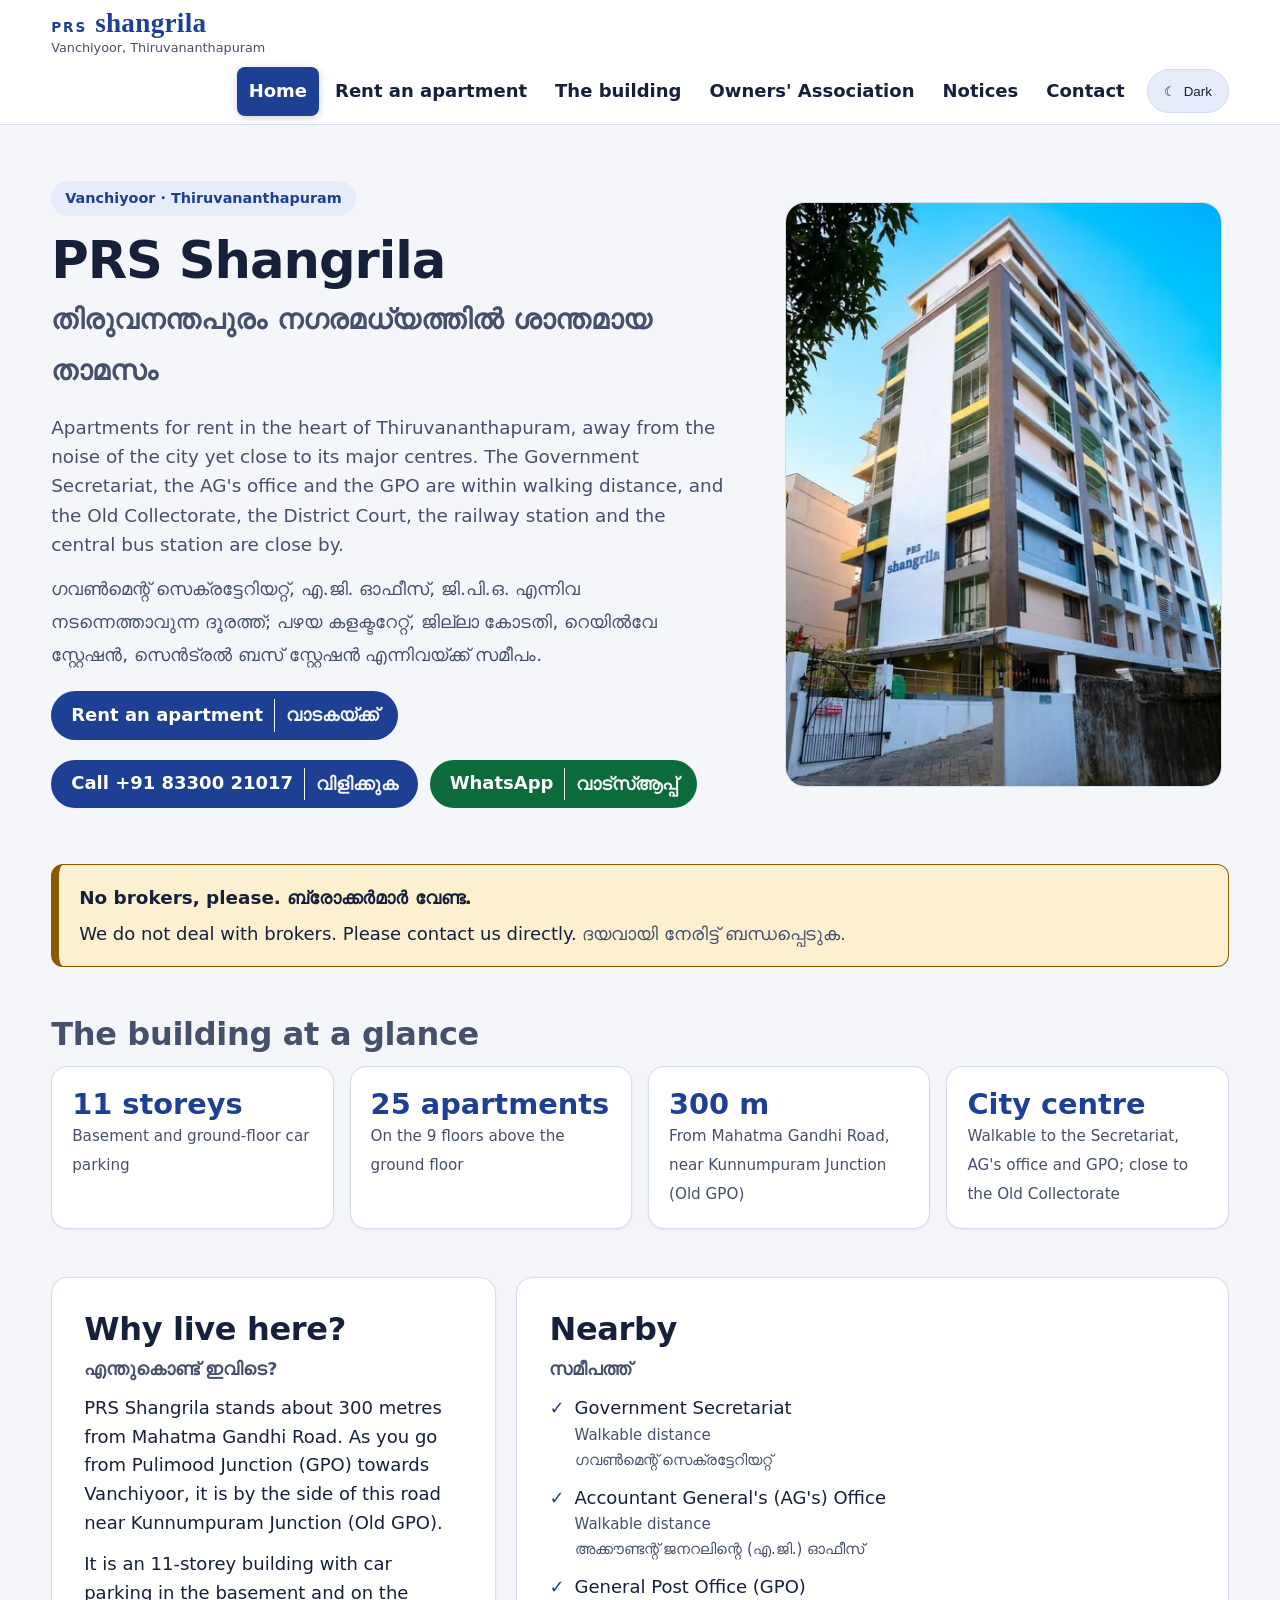
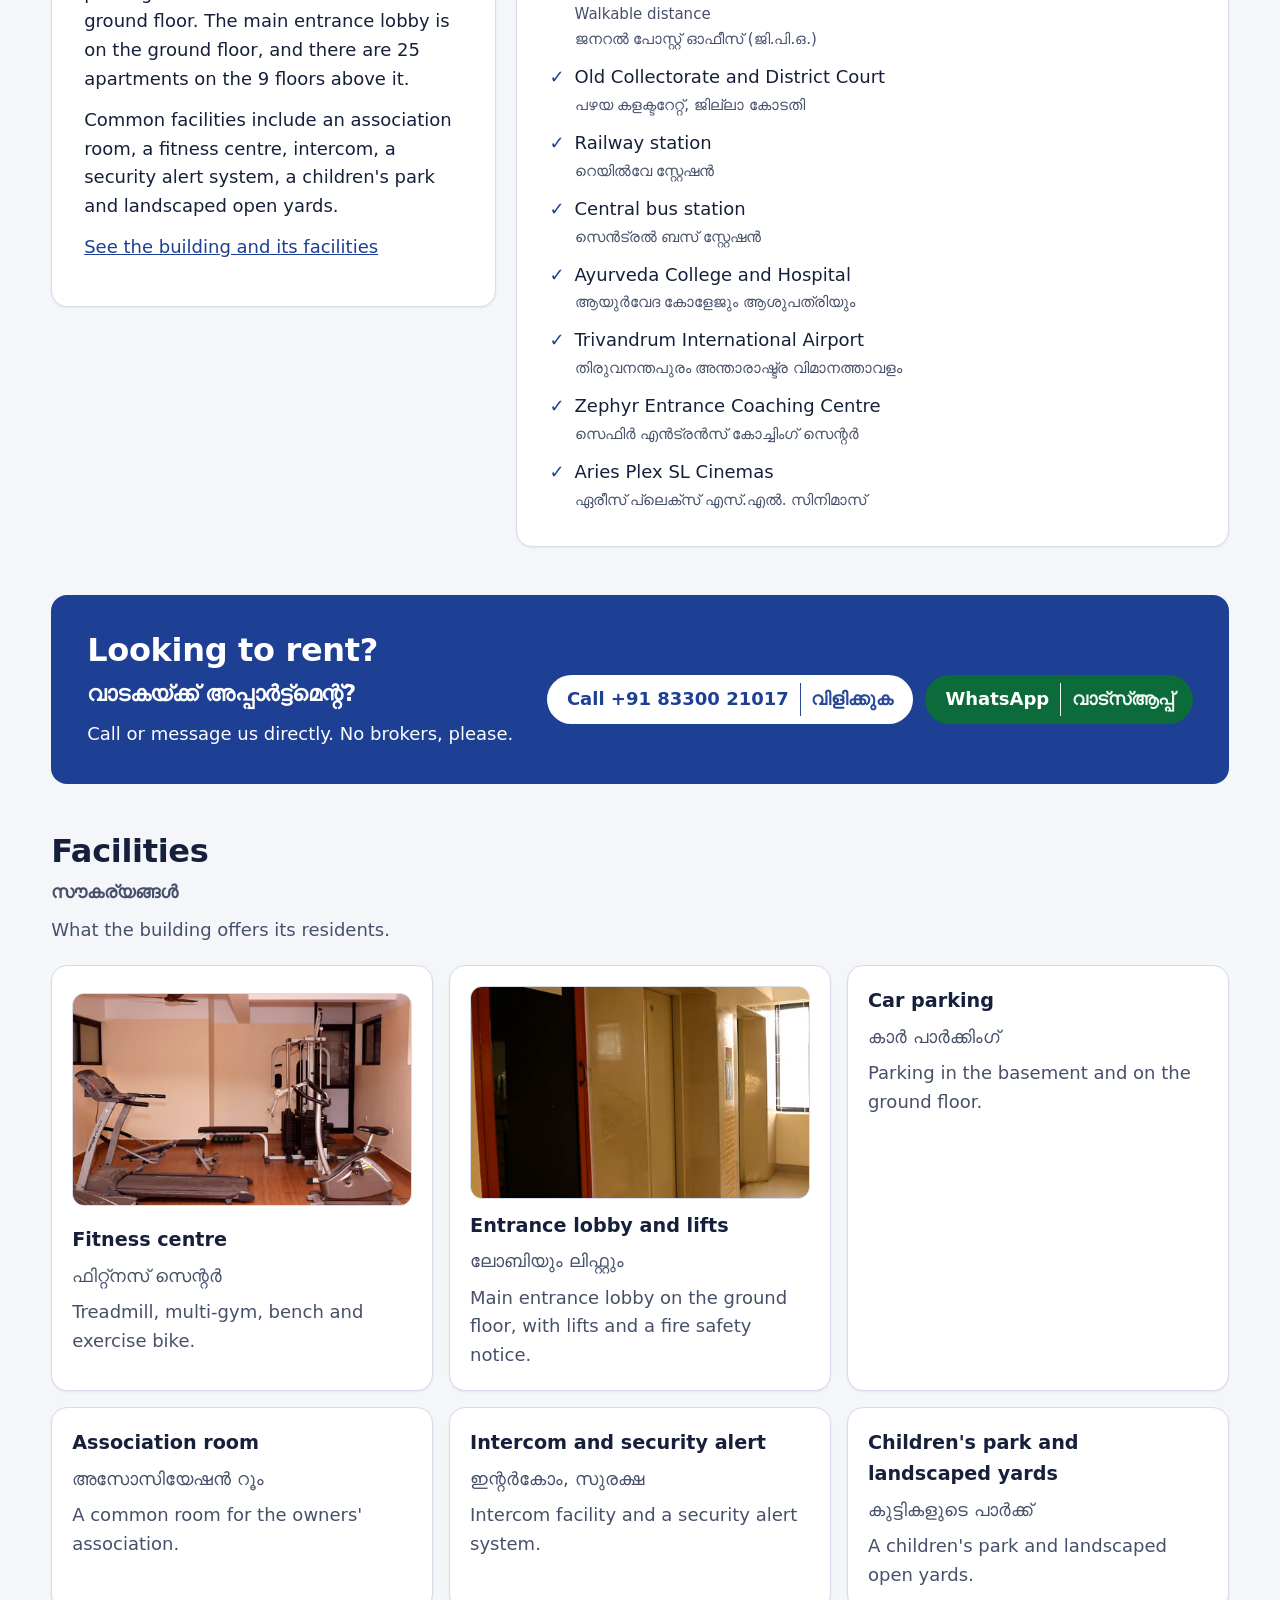
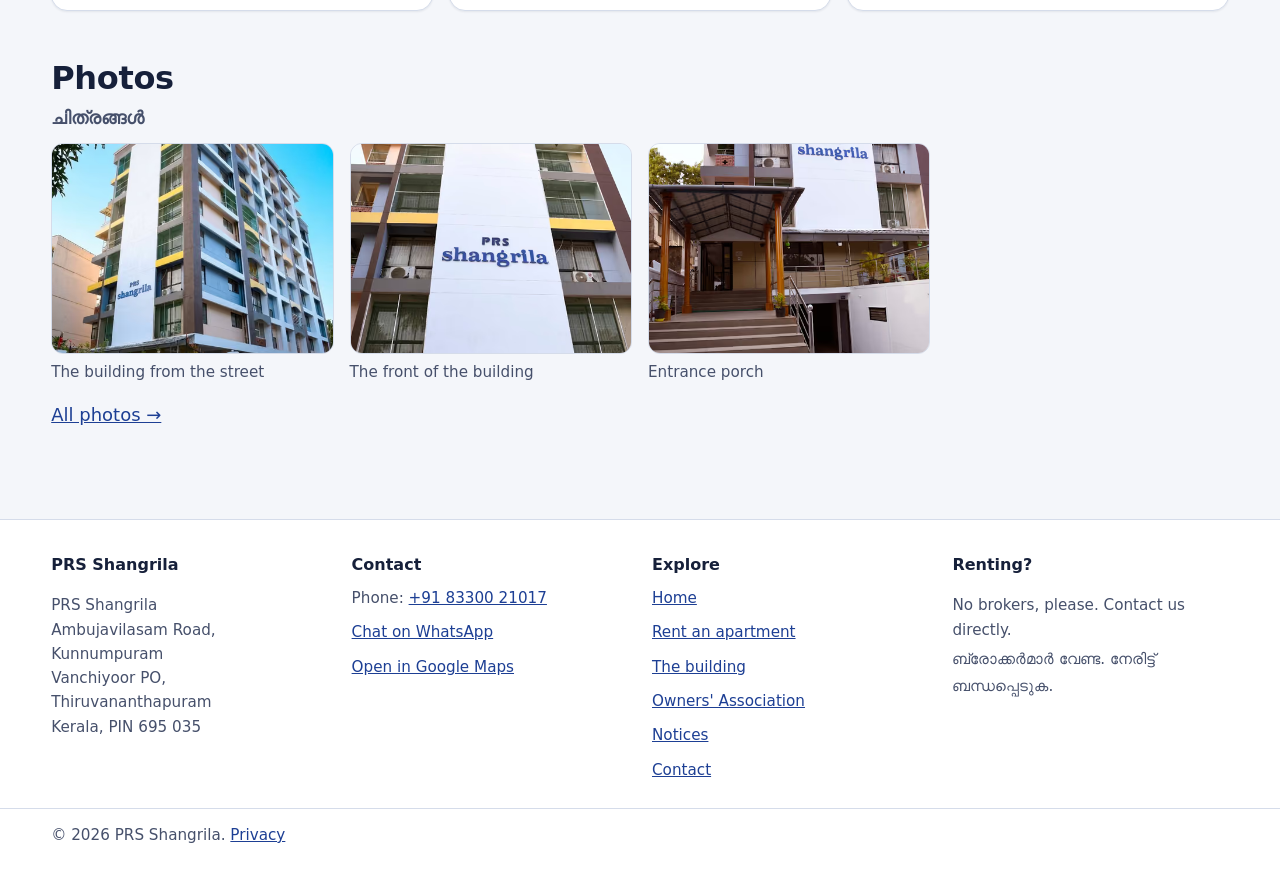
<file: index.html>
<!DOCTYPE html>
<html lang="en" data-theme="light">
<head>
<meta charset="utf-8">
<meta name="viewport" content="width=device-width, initial-scale=1">
<meta http-equiv="Content-Security-Policy" content="default-src 'none'; script-src 'self'; style-src 'self'; img-src 'self' data:; font-src 'self'; connect-src 'none'; object-src 'none'; base-uri 'self'; form-action 'none'">
<meta name="referrer" content="strict-origin-when-cross-origin">
<title>PRS Shangrila · Apartments for rent in Vanchiyoor, Thiruvananthapuram</title>
<meta name="description" content="PRS Shangrila is an 11-storey apartment building in Vanchiyoor, in the heart of Thiruvananthapuram, Kerala. Apartments for rent, no brokers. Call or WhatsApp directly.">
<link rel="canonical" href="https://prsshangrila.in/">
<meta property="og:type" content="website">
<meta property="og:site_name" content="PRS Shangrila">
<meta property="og:title" content="PRS Shangrila · Apartments for rent in Vanchiyoor, Thiruvananthapuram">
<meta property="og:description" content="An 11-storey apartment building in the heart of Thiruvananthapuram. Apartments for rent, no brokers.">
<meta property="og:url" content="https://prsshangrila.in/">
<meta property="og:image" content="https://prsshangrila.in/assets/img/building-hero-896.webp">
<link rel="icon" type="image/svg+xml" href="assets/img/favicon.svg">
<script src="assets/js/theme-init.js"></script>
<link rel="stylesheet" href="assets/css/site.css">
<!-- Structured data for search engines (a data block, not executed, so the Content-Security-Policy does not apply).
     Keep in step with data/site.js and data/content.js. -->
<script type="application/ld+json">
{
  "@context": "https://schema.org",
  "@type": "ApartmentComplex",
  "name": "PRS Shangrila",
  "url": "https://prsshangrila.in/",
  "description": "An 11-storey apartment building in Vanchiyoor, in the heart of Thiruvananthapuram, Kerala, with 25 apartments on the 9 floors above the ground floor and car parking in the basement and on the ground floor.",
  "image": [
    "https://prsshangrila.in/assets/img/building-hero-896.webp",
    "https://prsshangrila.in/assets/img/building-facade-750.webp",
    "https://prsshangrila.in/assets/img/entrance-porch-750.webp"
  ],
  "numberOfAccommodationUnits": 25,
  "telephone": "+91-8330021017",
  "address": {
    "@type": "PostalAddress",
    "streetAddress": "Ambujavilasam Road, Kunnumpuram, Vanchiyoor PO",
    "addressLocality": "Thiruvananthapuram",
    "addressRegion": "Kerala",
    "postalCode": "695035",
    "addressCountry": "IN"
  },
  "amenityFeature": [
    { "@type": "LocationFeatureSpecification", "name": "Fitness centre", "value": true },
    { "@type": "LocationFeatureSpecification", "name": "Car parking (basement and ground floor)", "value": true },
    { "@type": "LocationFeatureSpecification", "name": "Intercom", "value": true },
    { "@type": "LocationFeatureSpecification", "name": "Children's park", "value": true },
    { "@type": "LocationFeatureSpecification", "name": "Landscaped open yards", "value": true }
  ]
}
</script>
</head>
<body>
<a class="skip" href="#main">Skip to content</a>
<div id="site-header"><noscript><nav aria-label="Main"><a href="index.html">Home</a> · <a href="rent.html">Rent an apartment</a> · <a href="building.html">The building</a> · <a href="association.html">Owners' Association</a> · <a href="notices.html">Notices</a> · <a href="contact.html">Contact</a></nav></noscript></div>
<main id="main">
<div class="wrap hero">
  <div>
    <span class="chip">Vanchiyoor · Thiruvananthapuram</span>
    <h1>PRS Shangrila <span class="ml" lang="ml">തിരുവനന്തപുരം നഗരമധ്യത്തിൽ ശാന്തമായ താമസം</span></h1>
    <p>Apartments for rent in the heart of Thiruvananthapuram, away from the noise of the city yet close to its major centres. The Government Secretariat, the AG's office and the GPO are within walking distance, and the Old Collectorate, the District Court, the railway station and the central bus station are close by.</p>
    <p class="ml" lang="ml">ഗവൺമെന്റ് സെക്രട്ടേറിയറ്റ്, എ.ജി. ഓഫീസ്, ജി.പി.ഒ. എന്നിവ നടന്നെത്താവുന്ന ദൂരത്ത്; പഴയ കളക്ടറേറ്റ്, ജില്ലാ കോടതി, റെയിൽവേ സ്റ്റേഷൻ, സെൻട്രൽ ബസ് സ്റ്റേഷൻ എന്നിവയ്ക്ക് സമീപം.</p>
    <div class="btn-row">
      <a class="btn" href="rent.html">Rent an apartment <span lang="ml">വാടകയ്ക്ക്</span></a>
    </div>
    <div data-render="call-actions"></div>
  </div>
  <figure class="pic"><button type="button" class="zoom" data-zoom data-full="assets/img/building-hero-896.webp" aria-label="Enlarge photo: PRS Shangrila building"><picture><source type="image/avif" srcset="assets/img/building-hero-480.avif 480w, assets/img/building-hero-896.avif 896w" sizes="(min-width: 860px) 34vw, 92vw"><source type="image/webp" srcset="assets/img/building-hero-480.webp 480w, assets/img/building-hero-896.webp 896w" sizes="(min-width: 860px) 34vw, 92vw"><img src="assets/img/building-hero-896.webp" alt="PRS Shangrila apartment building seen from the street, with its name on a tall white panel under a blue sky." width="896" height="1200" fetchpriority="high" decoding="async"></picture></button></figure>
</div>

<section class="wrap" aria-label="Brokers">
  <div class="notice"><div><b>No brokers, please. <span lang="ml">ബ്രോക്കർമാർ വേണ്ട.</span></b>
    <p>We do not deal with brokers. Please contact us directly. <span class="ml" lang="ml">ദയവായി നേരിട്ട് ബന്ധപ്പെടുക.</span></p></div></div>
</section>

<section class="wrap" aria-labelledby="h-facts">
  <h2 id="h-facts" class="lead mb-12">The building at a glance</h2>
  <ul data-render="facts"></ul>
</section>

<section class="wrap" aria-labelledby="h-why">
  <div class="split">
    <div class="card">
      <h2 id="h-why">Why live here? <span class="ml" lang="ml">എന്തുകൊണ്ട് ഇവിടെ?</span></h2>
      <p>PRS Shangrila stands about 300 metres from Mahatma Gandhi Road. As you go from Pulimood Junction (GPO) towards Vanchiyoor, it is by the side of this road near Kunnumpuram Junction (Old GPO).</p>
      <p>It is an 11-storey building with car parking in the basement and on the ground floor. The main entrance lobby is on the ground floor, and there are 25 apartments on the 9 floors above it.</p>
      <p>Common facilities include an association room, a fitness centre, intercom, a security alert system, a children's park and landscaped open yards.</p>
      <p><a href="building.html">See the building and its facilities</a></p>
    </div>
    <div class="card">
      <h2 id="h-near">Nearby <span class="ml" lang="ml">സമീപത്ത്</span></h2>
      <div data-render="nearby"></div>
    </div>
  </div>
</section>

<section class="wrap" aria-label="Contact us">
  <div data-render="call-strip"></div>
</section>

<section class="wrap" aria-labelledby="h-fac">
  <h2 id="h-fac">Facilities <span class="ml" lang="ml">സൗകര്യങ്ങൾ</span></h2>
  <p class="lead wide">What the building offers its residents.</p>
  <div data-render="facilities"></div>
</section>

<section class="wrap" aria-labelledby="h-gal">
  <h2 id="h-gal">Photos <span class="ml" lang="ml">ചിത്രങ്ങൾ</span></h2>
  <div data-render="gallery" data-limit="3"></div>
  <p class="mt-16"><a href="building.html">All photos →</a></p>
</section>

<section class="wrap" aria-labelledby="h-not">
  <h2 id="h-not">Notices <span class="ml" lang="ml">അറിയിപ്പുകൾ</span></h2>
  <div data-render="notices" data-limit="3" data-hide-empty></div>
</section>
</main>
<div id="site-footer"></div>
<script src="data/site.js"></script>
<script src="data/content.js"></script>
<script src="assets/js/site.js"></script>
</body>
</html>
</file>
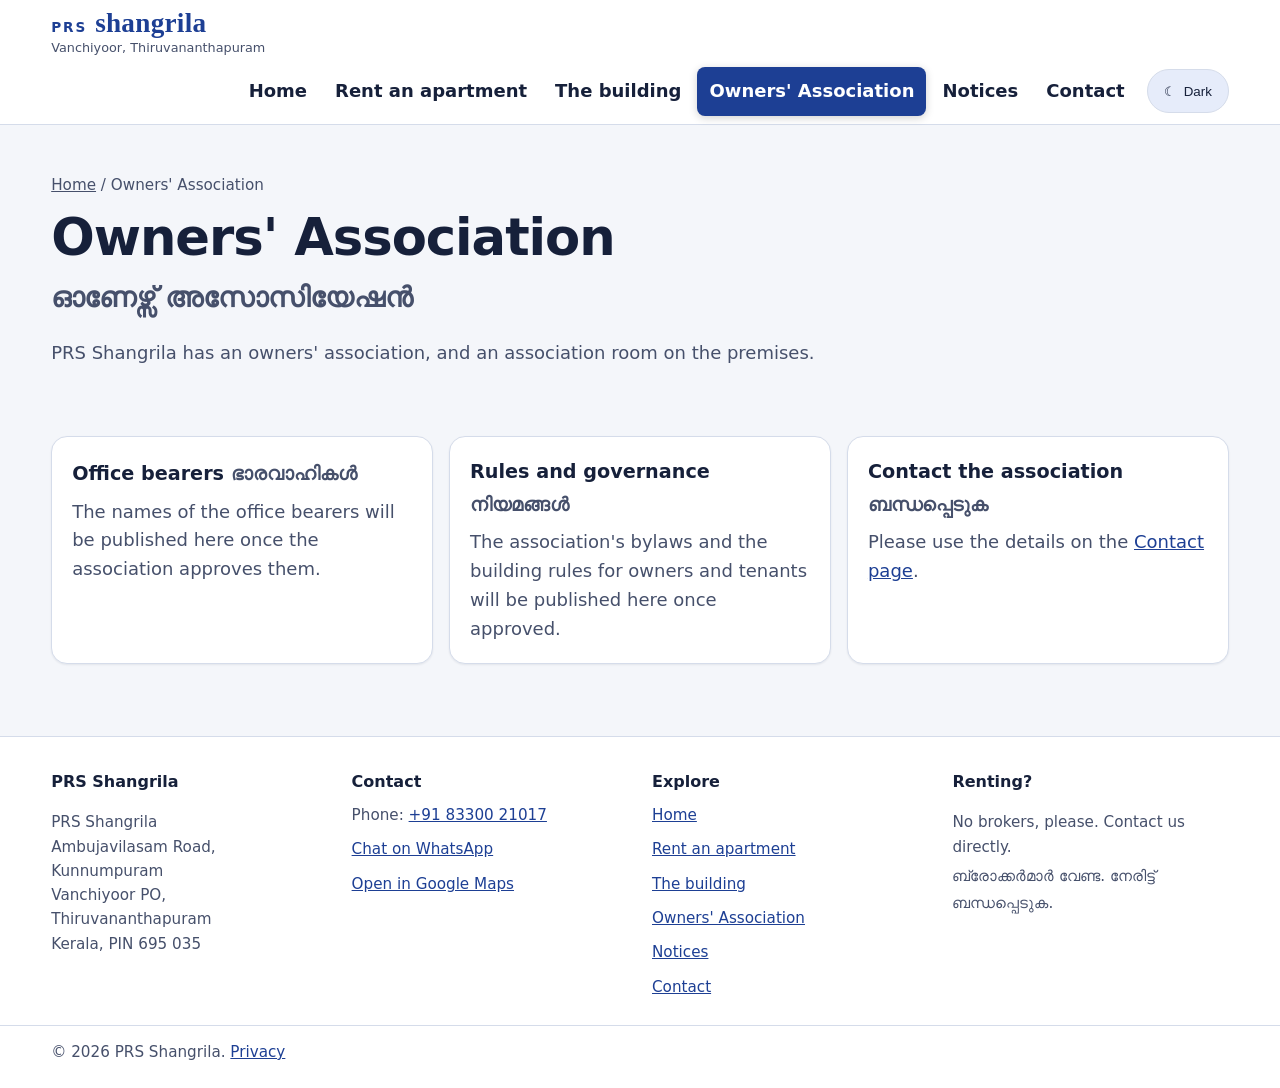
<file: association.html>
<!DOCTYPE html>
<html lang="en" data-theme="light">
<head>
<meta charset="utf-8">
<meta name="viewport" content="width=device-width, initial-scale=1">
<meta http-equiv="Content-Security-Policy" content="default-src 'none'; script-src 'self'; style-src 'self'; img-src 'self' data:; font-src 'self'; connect-src 'none'; object-src 'none'; base-uri 'self'; form-action 'none'">
<meta name="referrer" content="strict-origin-when-cross-origin">
<title>Owners' Association · PRS Shangrila, Vanchiyoor, Thiruvananthapuram</title>
<meta name="description" content="Information about the owners' association of PRS Shangrila, Vanchiyoor, Thiruvananthapuram.">
<link rel="canonical" href="https://prsshangrila.in/association.html">
<meta property="og:type" content="website">
<meta property="og:site_name" content="PRS Shangrila">
<meta property="og:title" content="Owners' Association · PRS Shangrila, Vanchiyoor, Thiruvananthapuram">
<meta property="og:description" content="Information about the owners' association of PRS Shangrila, Vanchiyoor, Thiruvananthapuram.">
<meta property="og:url" content="https://prsshangrila.in/association.html">
<meta property="og:image" content="https://prsshangrila.in/assets/img/building-hero-896.webp">
<link rel="icon" type="image/svg+xml" href="assets/img/favicon.svg">
<script src="assets/js/theme-init.js"></script>
<link rel="stylesheet" href="assets/css/site.css">
</head>
<body>
<a class="skip" href="#main">Skip to content</a>
<div id="site-header"><noscript><nav aria-label="Main"><a href="index.html">Home</a> · <a href="rent.html">Rent an apartment</a> · <a href="building.html">The building</a> · <a href="association.html">Owners' Association</a> · <a href="notices.html">Notices</a> · <a href="contact.html">Contact</a></nav></noscript></div>
<main id="main">
<div class="wrap page-head"><p class="crumbs"><a href="index.html">Home</a> / Owners' Association</p><h1>Owners' Association <span class="ml" lang="ml">ഓണേഴ്സ് അസോസിയേഷൻ</span></h1><p class="lead wide">PRS Shangrila has an owners' association, and an association room on the premises.</p></div>
<section class="wrap" aria-label="Association information">
  <div class="grid fit">
    <article class="card"><h3>Office bearers <span class="ml" lang="ml">ഭാരവാഹികൾ</span></h3><p>The names of the office bearers will be published here once the association approves them.</p></article>
    <article class="card"><h3>Rules and governance <span class="ml" lang="ml">നിയമങ്ങൾ</span></h3><p>The association's bylaws and the building rules for owners and tenants will be published here once approved.</p></article>
    <article class="card"><h3>Contact the association <span class="ml" lang="ml">ബന്ധപ്പെടുക</span></h3><p>Please use the details on the <a href="contact.html">Contact page</a>.</p></article>
  </div>
</section>
</main>
<div id="site-footer"></div>
<script src="data/site.js"></script>
<script src="data/content.js"></script>
<script src="assets/js/site.js"></script>
</body>
</html>
</file>
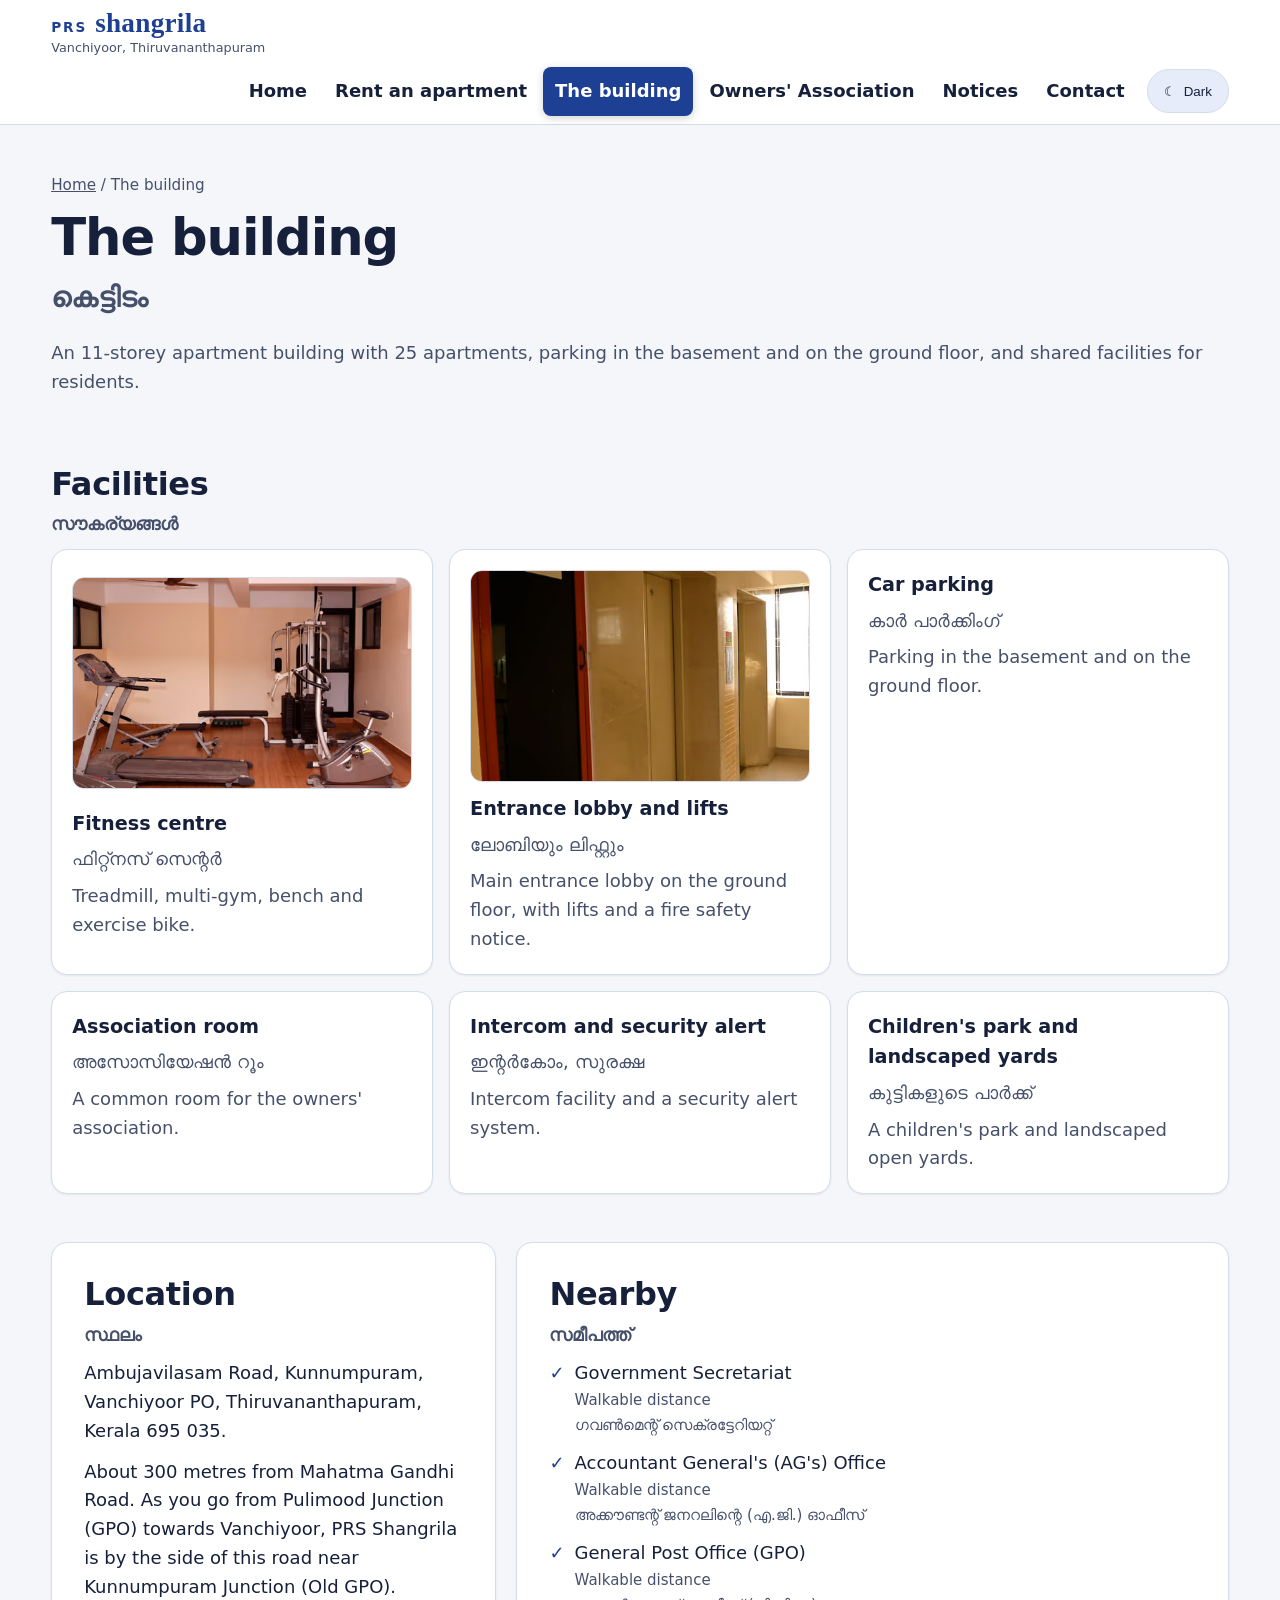
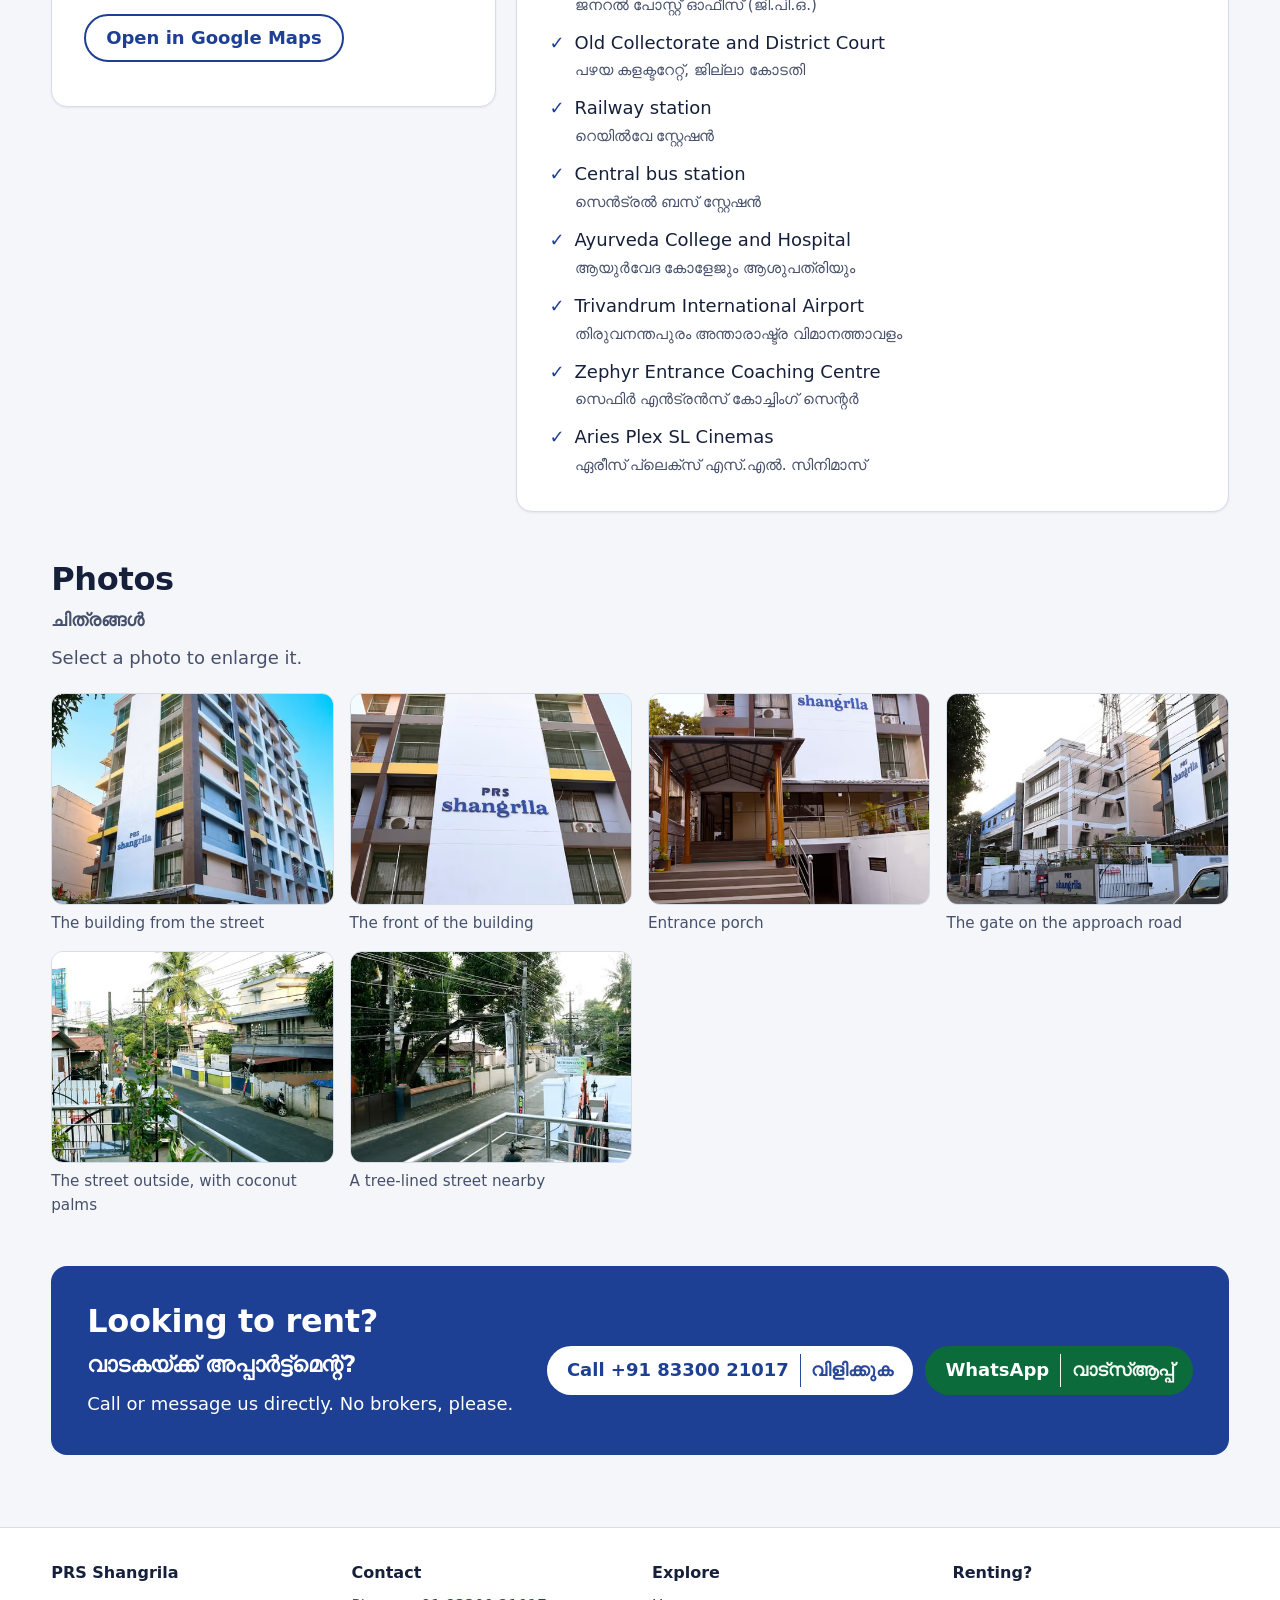
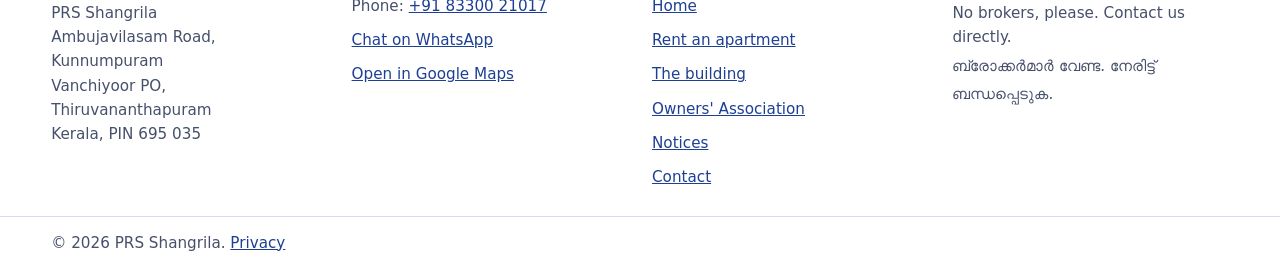
<file: building.html>
<!DOCTYPE html>
<html lang="en" data-theme="light">
<head>
<meta charset="utf-8">
<meta name="viewport" content="width=device-width, initial-scale=1">
<meta http-equiv="Content-Security-Policy" content="default-src 'none'; script-src 'self'; style-src 'self'; img-src 'self' data:; font-src 'self'; connect-src 'none'; object-src 'none'; base-uri 'self'; form-action 'none'">
<meta name="referrer" content="strict-origin-when-cross-origin">
<title>The building · PRS Shangrila, Vanchiyoor, Thiruvananthapuram</title>
<meta name="description" content="Facilities, location and photos of PRS Shangrila, an 11-storey apartment building near Kunnumpuram Junction, Vanchiyoor, Thiruvananthapuram.">
<link rel="canonical" href="https://prsshangrila.in/building.html">
<meta property="og:type" content="website">
<meta property="og:site_name" content="PRS Shangrila">
<meta property="og:title" content="The building · PRS Shangrila, Vanchiyoor, Thiruvananthapuram">
<meta property="og:description" content="Facilities, location and photos of PRS Shangrila, an 11-storey apartment building near Kunnumpuram Junction, Vanchiyoor, Thiruvananthapuram.">
<meta property="og:url" content="https://prsshangrila.in/building.html">
<meta property="og:image" content="https://prsshangrila.in/assets/img/building-hero-896.webp">
<link rel="icon" type="image/svg+xml" href="assets/img/favicon.svg">
<script src="assets/js/theme-init.js"></script>
<link rel="stylesheet" href="assets/css/site.css">
</head>
<body>
<a class="skip" href="#main">Skip to content</a>
<div id="site-header"><noscript><nav aria-label="Main"><a href="index.html">Home</a> · <a href="rent.html">Rent an apartment</a> · <a href="building.html">The building</a> · <a href="association.html">Owners' Association</a> · <a href="notices.html">Notices</a> · <a href="contact.html">Contact</a></nav></noscript></div>
<main id="main">
<div class="wrap page-head"><p class="crumbs"><a href="index.html">Home</a> / The building</p><h1>The building <span class="ml" lang="ml">കെട്ടിടം</span></h1><p class="lead wide">An 11-storey apartment building with 25 apartments, parking in the basement and on the ground floor, and shared facilities for residents.</p></div>
<section class="wrap" aria-labelledby="h-fac">
  <h2 id="h-fac">Facilities <span class="ml" lang="ml">സൗകര്യങ്ങൾ</span></h2>
  <div data-render="facilities"></div>
</section>
<section class="wrap" aria-labelledby="h-loc">
  <div class="split">
    <div class="card">
      <h2 id="h-loc">Location <span class="ml" lang="ml">സ്ഥലം</span></h2>
      <p>Ambujavilasam Road, Kunnumpuram, Vanchiyoor PO, Thiruvananthapuram, Kerala 695 035.</p>
      <p>About 300 metres from Mahatma Gandhi Road. As you go from Pulimood Junction (GPO) towards Vanchiyoor, PRS Shangrila is by the side of this road near Kunnumpuram Junction (Old GPO).</p>
      <div data-render="map-link"></div>
    </div>
    <div class="card">
      <h2 id="h-near">Nearby <span class="ml" lang="ml">സമീപത്ത്</span></h2>
      <div data-render="nearby"></div>
    </div>
  </div>
</section>
<section class="wrap" aria-labelledby="h-gal">
  <h2 id="h-gal">Photos <span class="ml" lang="ml">ചിത്രങ്ങൾ</span></h2>
  <p class="lead wide">Select a photo to enlarge it.</p>
  <div data-render="gallery"></div>
</section>
<section class="wrap" aria-label="Contact us"><div data-render="call-strip"></div></section>
</main>
<div id="site-footer"></div>
<script src="data/site.js"></script>
<script src="data/content.js"></script>
<script src="assets/js/site.js"></script>
</body>
</html>
</file>
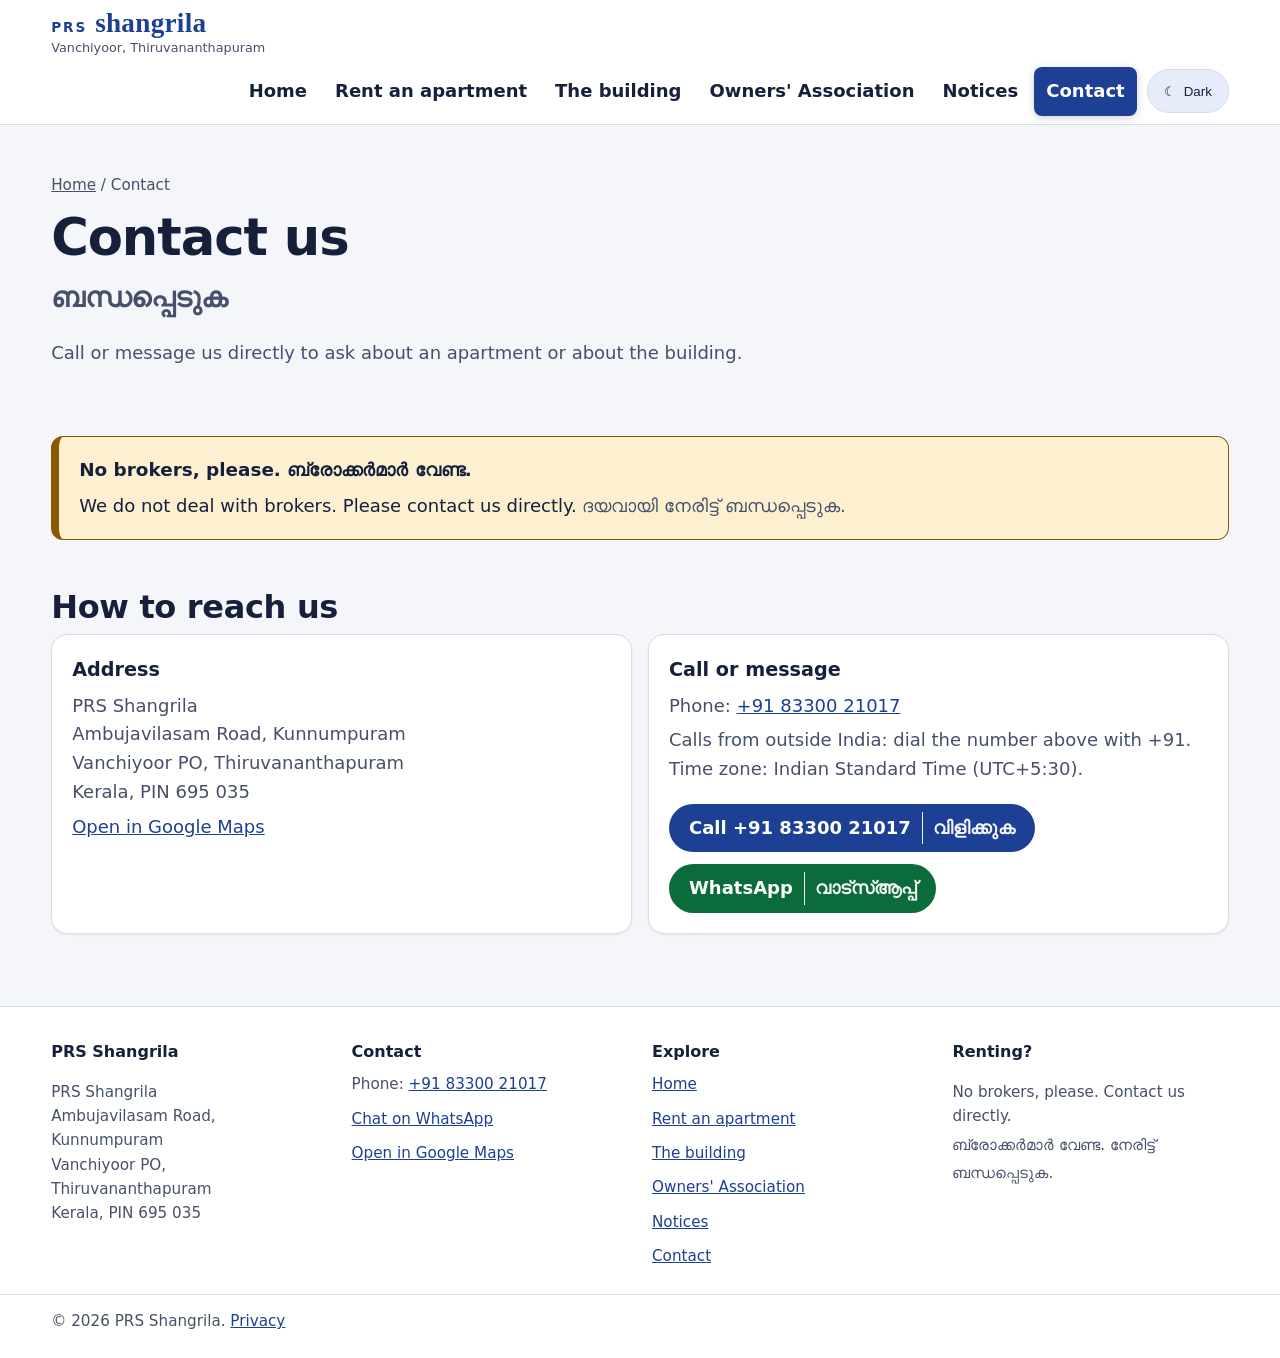
<file: contact.html>
<!DOCTYPE html>
<html lang="en" data-theme="light">
<head>
<meta charset="utf-8">
<meta name="viewport" content="width=device-width, initial-scale=1">
<meta http-equiv="Content-Security-Policy" content="default-src 'none'; script-src 'self'; style-src 'self'; img-src 'self' data:; font-src 'self'; connect-src 'none'; object-src 'none'; base-uri 'self'; form-action 'none'">
<meta name="referrer" content="strict-origin-when-cross-origin">
<title>Contact · PRS Shangrila, Vanchiyoor, Thiruvananthapuram</title>
<meta name="description" content="Address, phone and WhatsApp of PRS Shangrila, Ambujavilasam Road, Kunnumpuram, Vanchiyoor, Thiruvananthapuram 695035.">
<link rel="canonical" href="https://prsshangrila.in/contact.html">
<meta property="og:type" content="website">
<meta property="og:site_name" content="PRS Shangrila">
<meta property="og:title" content="Contact · PRS Shangrila, Vanchiyoor, Thiruvananthapuram">
<meta property="og:description" content="Address, phone and WhatsApp of PRS Shangrila, Ambujavilasam Road, Kunnumpuram, Vanchiyoor, Thiruvananthapuram 695035.">
<meta property="og:url" content="https://prsshangrila.in/contact.html">
<meta property="og:image" content="https://prsshangrila.in/assets/img/building-hero-896.webp">
<link rel="icon" type="image/svg+xml" href="assets/img/favicon.svg">
<script src="assets/js/theme-init.js"></script>
<link rel="stylesheet" href="assets/css/site.css">
</head>
<body>
<a class="skip" href="#main">Skip to content</a>
<div id="site-header"><noscript><nav aria-label="Main"><a href="index.html">Home</a> · <a href="rent.html">Rent an apartment</a> · <a href="building.html">The building</a> · <a href="association.html">Owners' Association</a> · <a href="notices.html">Notices</a> · <a href="contact.html">Contact</a></nav></noscript></div>
<main id="main">
<div class="wrap page-head"><p class="crumbs"><a href="index.html">Home</a> / Contact</p><h1>Contact us <span class="ml" lang="ml">ബന്ധപ്പെടുക</span></h1><p class="lead wide">Call or message us directly to ask about an apartment or about the building.</p></div>
<section class="wrap" aria-label="Brokers"><div class="notice"><div><b>No brokers, please. <span lang="ml">ബ്രോക്കർമാർ വേണ്ട.</span></b><p>We do not deal with brokers. Please contact us directly. <span class="ml" lang="ml">ദയവായി നേരിട്ട് ബന്ധപ്പെടുക.</span></p></div></div></section>
<section class="wrap" aria-labelledby="h-ct">
  <h2 id="h-ct">How to reach us</h2>
  <div data-render="contact"></div>
</section>
</main>
<div id="site-footer"></div>
<script src="data/site.js"></script>
<script src="data/content.js"></script>
<script src="assets/js/site.js"></script>
</body>
</html>
</file>
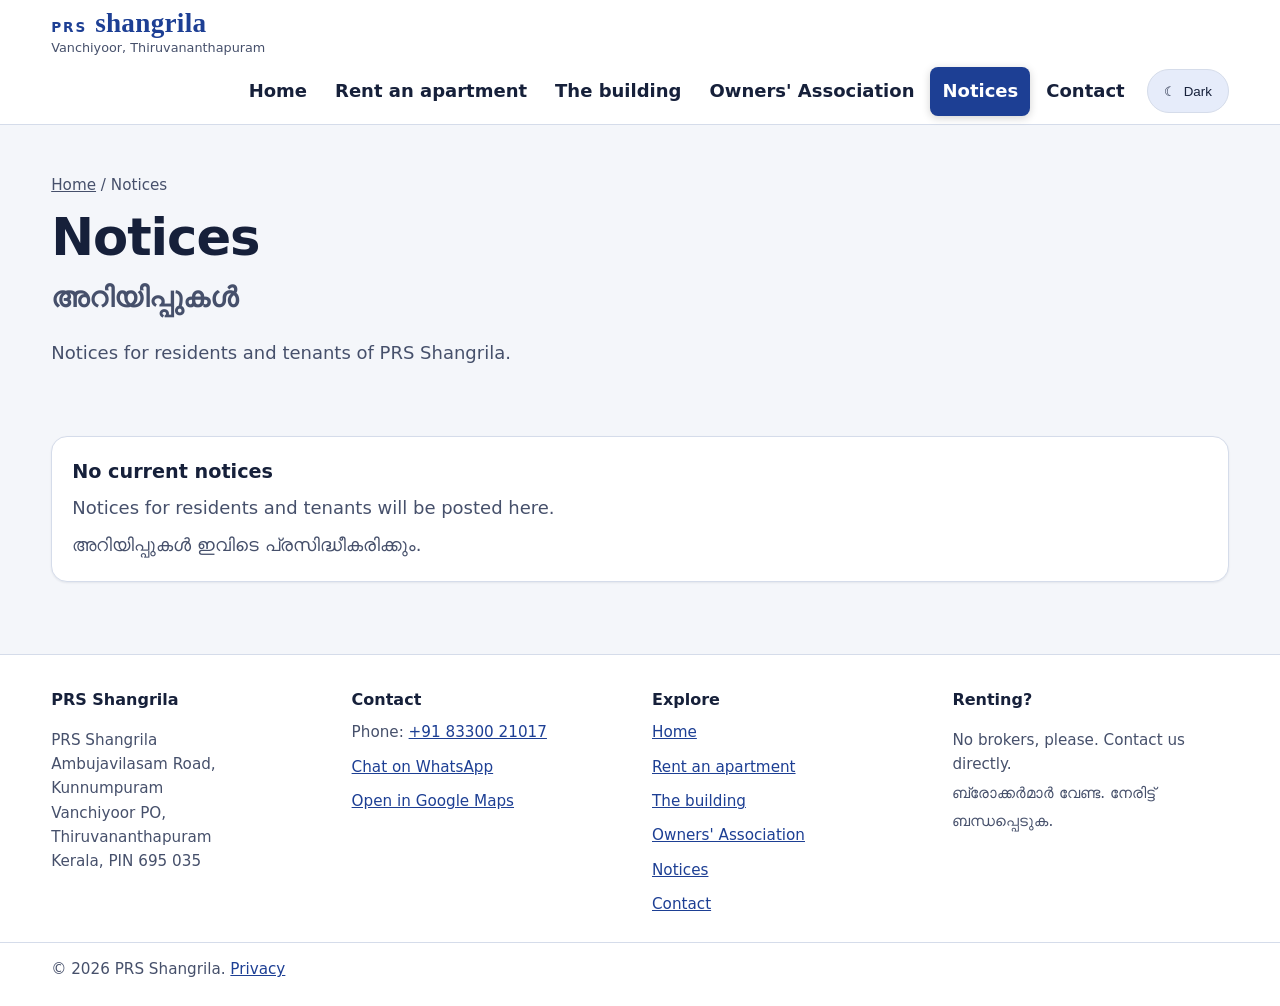
<file: notices.html>
<!DOCTYPE html>
<html lang="en" data-theme="light">
<head>
<meta charset="utf-8">
<meta name="viewport" content="width=device-width, initial-scale=1">
<meta http-equiv="Content-Security-Policy" content="default-src 'none'; script-src 'self'; style-src 'self'; img-src 'self' data:; font-src 'self'; connect-src 'none'; object-src 'none'; base-uri 'self'; form-action 'none'">
<meta name="referrer" content="strict-origin-when-cross-origin">
<title>Notices · PRS Shangrila, Vanchiyoor, Thiruvananthapuram</title>
<meta name="description" content="Notices for residents and tenants of PRS Shangrila, Vanchiyoor, Thiruvananthapuram.">
<link rel="canonical" href="https://prsshangrila.in/notices.html">
<meta property="og:type" content="website">
<meta property="og:site_name" content="PRS Shangrila">
<meta property="og:title" content="Notices · PRS Shangrila, Vanchiyoor, Thiruvananthapuram">
<meta property="og:description" content="Notices for residents and tenants of PRS Shangrila, Vanchiyoor, Thiruvananthapuram.">
<meta property="og:url" content="https://prsshangrila.in/notices.html">
<meta property="og:image" content="https://prsshangrila.in/assets/img/building-hero-896.webp">
<link rel="icon" type="image/svg+xml" href="assets/img/favicon.svg">
<script src="assets/js/theme-init.js"></script>
<link rel="stylesheet" href="assets/css/site.css">
</head>
<body>
<a class="skip" href="#main">Skip to content</a>
<div id="site-header"><noscript><nav aria-label="Main"><a href="index.html">Home</a> · <a href="rent.html">Rent an apartment</a> · <a href="building.html">The building</a> · <a href="association.html">Owners' Association</a> · <a href="notices.html">Notices</a> · <a href="contact.html">Contact</a></nav></noscript></div>
<main id="main">
<div class="wrap page-head"><p class="crumbs"><a href="index.html">Home</a> / Notices</p><h1>Notices <span class="ml" lang="ml">അറിയിപ്പുകൾ</span></h1><p class="lead wide">Notices for residents and tenants of PRS Shangrila.</p></div>
<section class="wrap" aria-label="Notices"><div data-render="notices"></div></section>
</main>
<div id="site-footer"></div>
<script src="data/site.js"></script>
<script src="data/content.js"></script>
<script src="assets/js/site.js"></script>
</body>
</html>
</file>
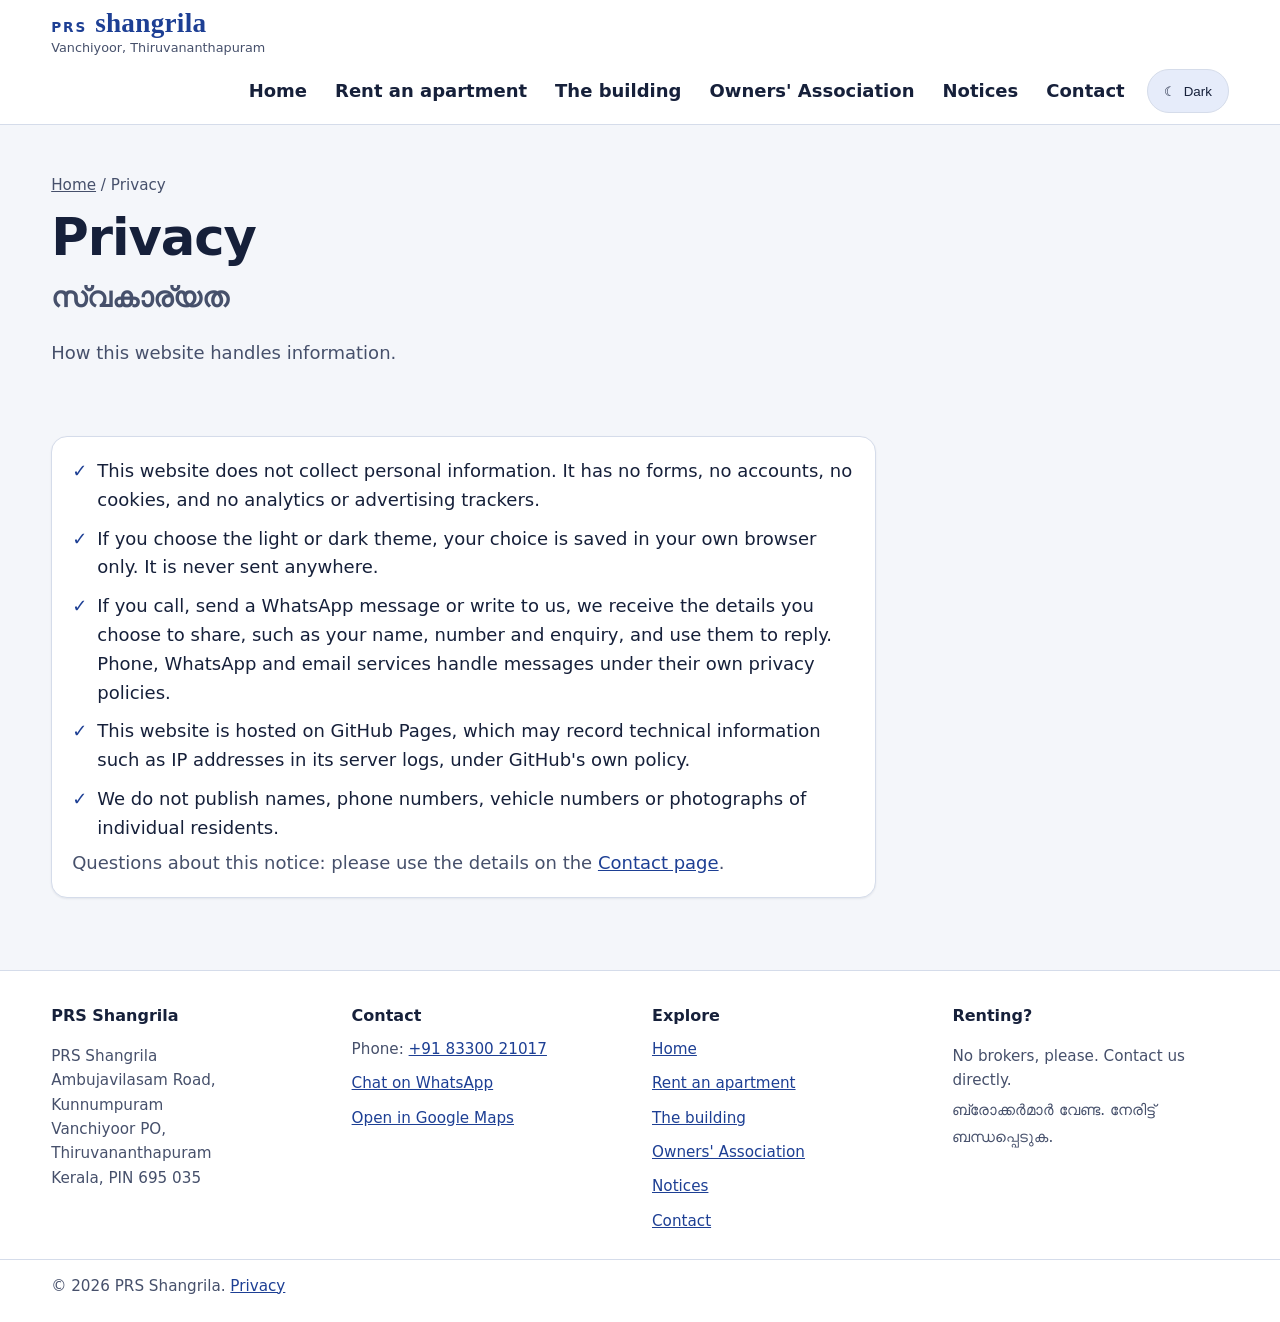
<file: privacy.html>
<!DOCTYPE html>
<html lang="en" data-theme="light">
<head>
<meta charset="utf-8">
<meta name="viewport" content="width=device-width, initial-scale=1">
<meta http-equiv="Content-Security-Policy" content="default-src 'none'; script-src 'self'; style-src 'self'; img-src 'self' data:; font-src 'self'; connect-src 'none'; object-src 'none'; base-uri 'self'; form-action 'none'">
<meta name="referrer" content="strict-origin-when-cross-origin">
<title>Privacy · PRS Shangrila, Vanchiyoor, Thiruvananthapuram</title>
<meta name="description" content="How the PRS Shangrila website handles information: no forms, cookies or trackers.">
<link rel="canonical" href="https://prsshangrila.in/privacy.html">
<meta property="og:type" content="website">
<meta property="og:site_name" content="PRS Shangrila">
<meta property="og:title" content="Privacy · PRS Shangrila, Vanchiyoor, Thiruvananthapuram">
<meta property="og:description" content="How the PRS Shangrila website handles information: no forms, cookies or trackers.">
<meta property="og:url" content="https://prsshangrila.in/privacy.html">
<meta property="og:image" content="https://prsshangrila.in/assets/img/building-hero-896.webp">
<link rel="icon" type="image/svg+xml" href="assets/img/favicon.svg">
<script src="assets/js/theme-init.js"></script>
<link rel="stylesheet" href="assets/css/site.css">
</head>
<body>
<a class="skip" href="#main">Skip to content</a>
<div id="site-header"><noscript><nav aria-label="Main"><a href="index.html">Home</a> · <a href="rent.html">Rent an apartment</a> · <a href="building.html">The building</a> · <a href="association.html">Owners' Association</a> · <a href="notices.html">Notices</a> · <a href="contact.html">Contact</a></nav></noscript></div>
<main id="main">
<div class="wrap page-head"><p class="crumbs"><a href="index.html">Home</a> / Privacy</p><h1>Privacy <span class="ml" lang="ml">സ്വകാര്യത</span></h1><p class="lead wide">How this website handles information.</p></div>
<section class="wrap" aria-label="Privacy notice">
  <div class="card prose">
    <ul class="checks">
      <li><span>This website does not collect personal information. It has no forms, no accounts, no cookies, and no analytics or advertising trackers.</span></li>
      <li><span>If you choose the light or dark theme, your choice is saved in your own browser only. It is never sent anywhere.</span></li>
      <li><span>If you call, send a WhatsApp message or write to us, we receive the details you choose to share, such as your name, number and enquiry, and use them to reply. Phone, WhatsApp and email services handle messages under their own privacy policies.</span></li>
      <li><span>This website is hosted on GitHub Pages, which may record technical information such as IP addresses in its server logs, under GitHub's own policy.</span></li>
      <li><span>We do not publish names, phone numbers, vehicle numbers or photographs of individual residents.</span></li>
    </ul>
    <p class="mt-16">Questions about this notice: please use the details on the <a href="contact.html">Contact page</a>.</p>
  </div>
</section>
</main>
<div id="site-footer"></div>
<script src="data/site.js"></script>
<script src="data/content.js"></script>
<script src="assets/js/site.js"></script>
</body>
</html>
</file>
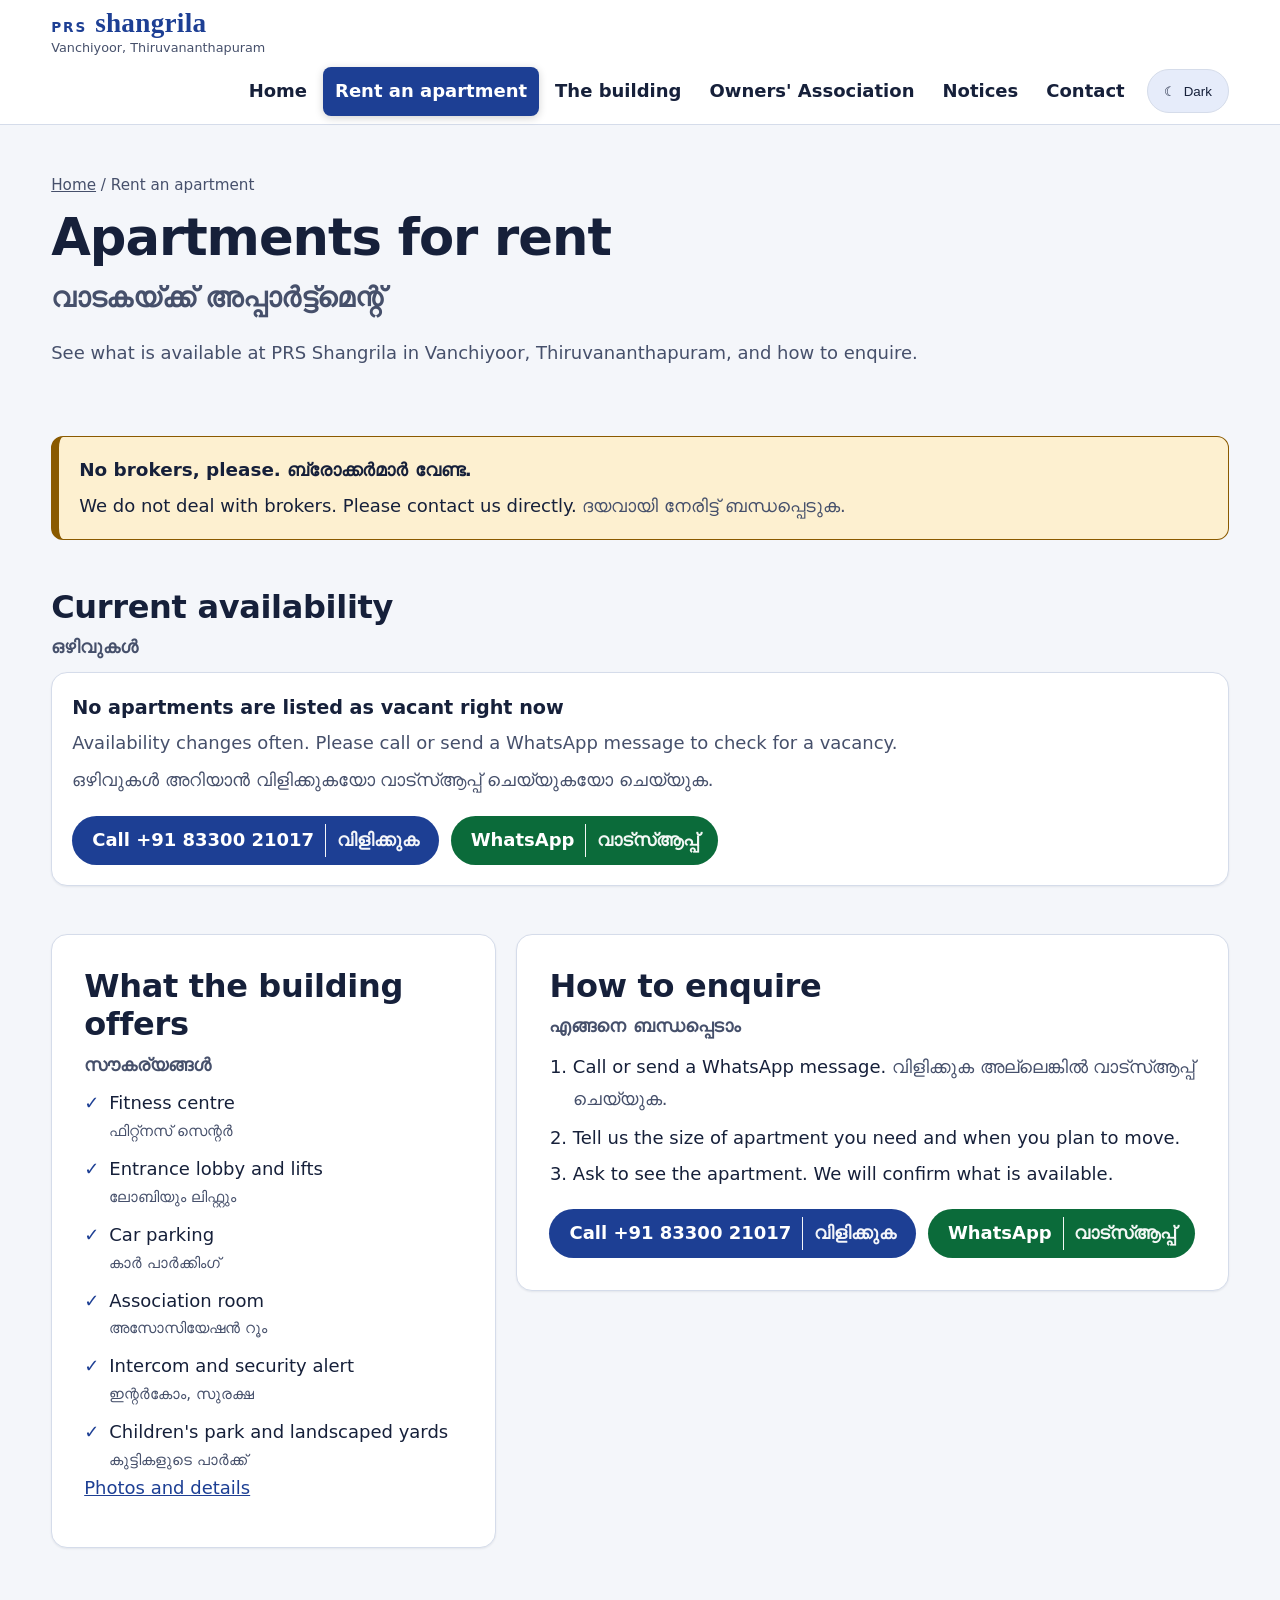
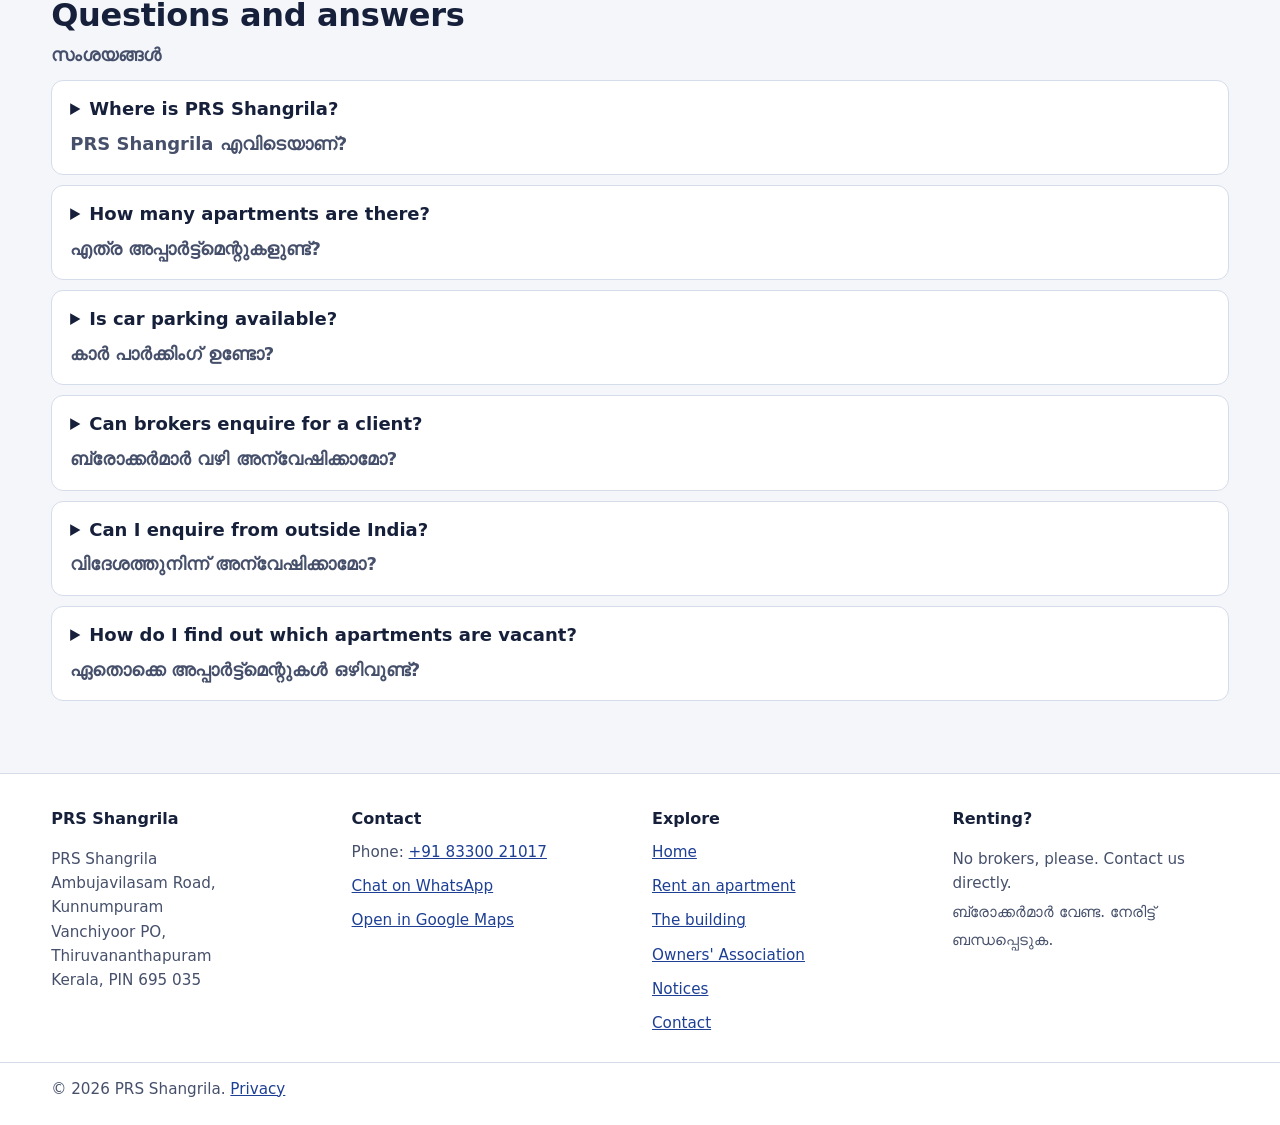
<file: rent.html>
<!DOCTYPE html>
<html lang="en" data-theme="light">
<head>
<meta charset="utf-8">
<meta name="viewport" content="width=device-width, initial-scale=1">
<meta http-equiv="Content-Security-Policy" content="default-src 'none'; script-src 'self'; style-src 'self'; img-src 'self' data:; font-src 'self'; connect-src 'none'; object-src 'none'; base-uri 'self'; form-action 'none'">
<meta name="referrer" content="strict-origin-when-cross-origin">
<title>Apartments for rent · PRS Shangrila, Vanchiyoor, Thiruvananthapuram</title>
<meta name="description" content="Apartments for rent at PRS Shangrila, an 11-storey building in Vanchiyoor, Thiruvananthapuram. Current availability, how to enquire, and answers to common questions. No brokers.">
<link rel="canonical" href="https://prsshangrila.in/rent.html">
<meta property="og:type" content="website">
<meta property="og:site_name" content="PRS Shangrila">
<meta property="og:title" content="Apartments for rent · PRS Shangrila, Vanchiyoor, Thiruvananthapuram">
<meta property="og:description" content="Apartments for rent at PRS Shangrila, an 11-storey building in Vanchiyoor, Thiruvananthapuram. Current availability, how to enquire, and answers to common questions. No brokers.">
<meta property="og:url" content="https://prsshangrila.in/rent.html">
<meta property="og:image" content="https://prsshangrila.in/assets/img/building-hero-896.webp">
<link rel="icon" type="image/svg+xml" href="assets/img/favicon.svg">
<script src="assets/js/theme-init.js"></script>
<link rel="stylesheet" href="assets/css/site.css">
</head>
<body>
<a class="skip" href="#main">Skip to content</a>
<div id="site-header"><noscript><nav aria-label="Main"><a href="index.html">Home</a> · <a href="rent.html">Rent an apartment</a> · <a href="building.html">The building</a> · <a href="association.html">Owners' Association</a> · <a href="notices.html">Notices</a> · <a href="contact.html">Contact</a></nav></noscript></div>
<main id="main">
<div class="wrap page-head"><p class="crumbs"><a href="index.html">Home</a> / Rent an apartment</p><h1>Apartments for rent <span class="ml" lang="ml">വാടകയ്ക്ക് അപ്പാർട്ട്മെന്റ്</span></h1><p class="lead wide">See what is available at PRS Shangrila in Vanchiyoor, Thiruvananthapuram, and how to enquire.</p></div>
<section class="wrap" aria-label="Brokers"><div class="notice"><div><b>No brokers, please. <span lang="ml">ബ്രോക്കർമാർ വേണ്ട.</span></b><p>We do not deal with brokers. Please contact us directly. <span class="ml" lang="ml">ദയവായി നേരിട്ട് ബന്ധപ്പെടുക.</span></p></div></div></section>
<section class="wrap" aria-labelledby="h-av">
  <h2 id="h-av">Current availability <span class="ml" lang="ml">ഒഴിവുകൾ</span></h2>
  <div data-render="vacancies"></div>
</section>
<section class="wrap" aria-labelledby="h-get">
  <div class="split">
    <div class="card">
      <h2 id="h-get">What the building offers <span class="ml" lang="ml">സൗകര്യങ്ങൾ</span></h2>
      <div data-render="facility-list"></div>
      <p class="mt-16"><a href="building.html">Photos and details</a></p>
    </div>
    <div class="card">
      <h2 id="h-how">How to enquire <span class="ml" lang="ml">എങ്ങനെ ബന്ധപ്പെടാം</span></h2>
      <ol class="steps">
        <li>Call or send a WhatsApp message. <span class="ml" lang="ml">വിളിക്കുക അല്ലെങ്കിൽ വാട്സ്ആപ്പ് ചെയ്യുക.</span></li>
        <li>Tell us the size of apartment you need and when you plan to move.</li>
        <li>Ask to see the apartment. We will confirm what is available.</li>
      </ol>
      <div data-render="call-actions"></div>
    </div>
  </div>
</section>
<section class="wrap" aria-labelledby="h-faq">
  <h2 id="h-faq">Questions and answers <span class="ml" lang="ml">സംശയങ്ങൾ</span></h2>
  <div data-render="faq"></div>
</section>
</main>
<div id="site-footer"></div>
<script src="data/site.js"></script>
<script src="data/content.js"></script>
<script src="assets/js/site.js"></script>
</body>
</html>
</file>
<file: assets/css/site.css>
/* PRS Shangrila – shared stylesheet.
   Same engine as the CSI Trivandrum site (tokens, cards, pills, theme, modern CSS), restyled for a residential community.
   Change colours/spacing ONLY in the token blocks below; components use the tokens. */

:root{
  /* Colour tokens – light (default) */
  --bg:#f4f6fa;--card:#ffffff;--ink:#16203a;--muted:#46506b;
  --brand:#1d3f94;--brand-soft:#e6ecfa;--on-brand:#ffffff;
  --line:#d5dcea;--gold:#8a5a00;--gold-soft:#fdf0d0;--focus:#b45f00;
  --shadow:0 1px 2px rgba(22,32,58,.08);
  /* Layout tokens */
  --gutter:clamp(16px,4vw,64px);      /* side padding; the site is full width */
  --prose:72ch;                         /* max line length for running text */
  --radius:16px;
  color-scheme:light;
}
:root[data-theme="dark"]{
  --bg:#0f131c;--card:#181e2b;--ink:#eef1f8;--muted:#b4bccf;
  --brand:#a9c0ff;--brand-soft:#222b42;--on-brand:#0f131c;
  --line:#323c56;--gold:#ffd27a;--gold-soft:#3a2f12;--focus:#ffc15a;
  --shadow:none;
  color-scheme:dark;
}

*{box-sizing:border-box}
html{scroll-behavior:smooth}
@media (prefers-reduced-motion:reduce){html{scroll-behavior:auto}*{transition:none!important;animation:none!important}}
body{margin:0;background:var(--bg);color:var(--ink);font:18px/1.6 system-ui,-apple-system,"Segoe UI",Roboto,Arial,sans-serif;min-height:100vh;display:flex;flex-direction:column}
main{flex:1}
img{max-width:100%;height:auto}
a{color:var(--brand)}
:focus-visible{outline:3px solid var(--focus);outline-offset:3px;border-radius:6px}

/* Layout */
.wrap{width:100%;padding-left:var(--gutter);padding-right:var(--gutter)}
.prose{max-width:var(--prose)}
.skip{position:absolute;left:-999px;top:8px;background:var(--brand);color:var(--on-brand);padding:10px 16px;z-index:20;border-radius:6px}
.skip:focus{left:8px}
section{padding:48px 0 0}
h1{font-size:clamp(2rem,4.5vw,3.2rem);line-height:1.12;margin:0 0 16px;letter-spacing:-.02em}
h2{font-size:clamp(1.5rem,2.6vw,2rem);line-height:1.2;margin:0 0 8px;letter-spacing:-.01em}
h3{font-size:1.2rem;margin:0 0 4px}
.lead{color:var(--muted);margin:0 0 20px;max-width:var(--prose)}
.chip{display:inline-block;background:var(--brand-soft);color:var(--brand);font-weight:700;font-size:.9rem;padding:6px 14px;border-radius:999px;margin-bottom:16px}

/* Header / navigation */
header.site{position:sticky;top:0;z-index:10;background:var(--card);border-bottom:1px solid var(--line)}
.bar{display:flex;align-items:center;gap:12px;padding-top:8px;padding-bottom:8px;flex-wrap:wrap}
.brand{display:flex;align-items:center;text-decoration:none}
.brand img{height:52px;width:auto;display:block;background:#fff;border-radius:8px;padding:2px 6px}
.brand{flex-direction:column;align-items:flex-start;gap:0;line-height:1.1;color:var(--brand)}
.wm{display:flex;align-items:baseline;gap:8px}
.wm-prs{font-weight:700;letter-spacing:.14em;font-size:.85rem}
.wm-name{font:700 1.7rem Georgia,"Times New Roman",serif;letter-spacing:.01em}
.wm-sub{font-size:.8rem;color:var(--muted);margin-top:2px}
.menu-btn{display:none;margin-left:auto;font:600 1rem inherit;min-height:44px;padding:8px 16px;border:1px solid var(--line);background:var(--brand-soft);color:var(--ink);border-radius:999px;cursor:pointer}
nav.main{margin-left:auto;display:flex;align-items:center;gap:4px;flex-wrap:wrap}
nav.main a{text-decoration:none;color:var(--ink);font-weight:600;padding:10px 12px;min-height:44px;display:inline-flex;align-items:center;border-radius:8px}
nav.main a:hover{background:var(--brand-soft)}
nav.main a[aria-current=page]{background:var(--brand);color:var(--on-brand)}
.theme{font:600 1rem inherit;min-height:44px;padding:8px 16px;border:1px solid var(--line);background:var(--brand-soft);color:var(--ink);border-radius:999px;cursor:pointer;display:inline-flex;align-items:center;gap:8px;margin-left:6px}
.theme:hover,.menu-btn:hover{border-color:var(--brand)}
@media (max-width:980px){
  .menu-btn{display:inline-flex;align-items:center}
  nav.main{display:none;width:100%;margin-left:0;flex-direction:column;align-items:stretch;padding-bottom:10px}
  nav.main.open{display:flex}
  .theme{margin-left:0;justify-content:center}
}

/* Hero */
.hero{padding-top:56px;padding-bottom:8px;display:grid;grid-template-columns:minmax(0,1.5fr) minmax(0,1fr);gap:clamp(24px,4vw,56px);align-items:center}
.hero p{font-size:1.15rem;color:var(--muted);margin:0 0 12px;max-width:var(--prose)}
.hero .pic{margin:0}
.hero .pic img{width:100%;border-radius:20px;border:1px solid var(--line);display:block}
.page-head{padding-top:48px}
.crumbs{font-size:.95rem;color:var(--muted);margin:0 0 12px}
.crumbs a{color:var(--muted)}

/* Cards, stats, pills */
.stats,.grid{display:grid;gap:16px;list-style:none;margin:0;padding:0}
.stats{grid-template-columns:repeat(auto-fit,minmax(220px,1fr))}
.grid{grid-template-columns:repeat(auto-fill,minmax(min(100%,300px),1fr))}
.grid.wide{grid-template-columns:repeat(auto-fill,minmax(min(100%,440px),1fr))}
.card,.stats li{background:var(--card);border:1px solid var(--line);border-radius:var(--radius);padding:20px;box-shadow:var(--shadow)}
.card p{margin:6px 0 0;color:var(--muted)}
.card.link{text-decoration:none;color:var(--ink);display:block}
.card.link:hover{border-color:var(--brand)}
.card .go{display:inline-block;margin-top:10px;font-weight:700;color:var(--brand)}
.stats b{display:block;font-size:1.8rem;line-height:1.2;color:var(--brand)}
.stats span{color:var(--muted);font-size:.95rem}
.pills{display:flex;gap:8px;flex-wrap:wrap;margin:10px 0}
.pill{font-size:.85rem;font-weight:600;background:var(--brand-soft);color:var(--ink);padding:3px 10px;border-radius:999px}
.figure{margin:0}
.figure img{width:100%;border-radius:12px;border:1px solid var(--line);display:block}
.figure figcaption{color:var(--muted);font-size:.95rem;margin-top:8px}
.note{font-size:.95rem;background:var(--gold-soft);color:var(--ink);border-radius:10px;padding:10px 14px;margin:0 0 20px;max-width:var(--prose)}
.empty{color:var(--muted)}
.btn{display:inline-flex;align-items:center;min-height:44px;padding:8px 20px;border-radius:999px;background:var(--brand);color:var(--on-brand);font-weight:700;text-decoration:none}
.btn:hover{opacity:.9}
.list{list-style:none;margin:0;padding:0;background:var(--card);border:1px solid var(--line);border-radius:var(--radius);overflow:hidden}
.list li{padding:14px 20px;border-bottom:1px solid var(--line);display:flex;gap:12px;justify-content:space-between;flex-wrap:wrap;align-items:center}
.list li:last-child{border-bottom:0}
.list small{color:var(--muted)}

/* Tabs / filter */
[role=tablist]{display:inline-flex;gap:4px;background:var(--brand-soft);padding:4px;border-radius:999px;margin-bottom:20px;flex-wrap:wrap}
[role=tab]{font:600 1rem inherit;border:0;background:none;color:var(--muted);padding:8px 22px;min-height:44px;border-radius:999px;cursor:pointer}
[role=tab]:hover{color:var(--ink)}
[role=tab][aria-selected=true]{background:var(--brand);color:var(--on-brand)}
.find{display:block;width:100%;max-width:420px;min-height:48px;font:inherit;color:var(--ink);background:var(--card);border:1px solid var(--muted);border-radius:10px;padding:10px 14px;margin-bottom:16px}
label.lbl{display:block;color:var(--muted);margin-bottom:6px}

/* Tables */
.tbl{overflow-x:auto;border:1px solid var(--line);border-radius:var(--radius);background:var(--card)}
table{border-collapse:collapse;width:100%;min-width:760px;font-size:1rem}
th,td{text-align:left;padding:12px 16px;border-bottom:1px solid var(--line);vertical-align:top}
th{background:var(--brand-soft);font-size:.9rem;position:sticky;top:0}
tr:last-child td{border-bottom:0}
td.yr{font-weight:700;color:var(--brand);white-space:nowrap}

/* Footer */
footer.site{margin-top:72px;background:var(--card);border-top:1px solid var(--line);color:var(--muted);font-size:.95rem}
.foot{display:grid;grid-template-columns:repeat(auto-fit,minmax(220px,1fr));gap:24px;padding-top:32px;padding-bottom:20px}
.foot h3{font-size:1rem;color:var(--ink)}
.foot ul{list-style:none;margin:0;padding:0}
.foot li{margin:2px 0}
.foot a{display:inline-block;padding:4px 0}
.legal{border-top:1px solid var(--line);padding-top:14px;padding-bottom:24px}

@media (max-width:860px){
  .hero{grid-template-columns:1fr;padding-top:32px}
}
@media print{header.site,footer.site,.skip{display:none}body{background:#fff;color:#000}}

/* Full-width text layouts (used by about.html) */
.lead.wide{max-width:none}
.split{display:grid;grid-template-columns:minmax(0,1fr) minmax(0,1.6fr);gap:20px;align-items:start}
.split .card{padding:clamp(20px,2.5vw,36px)}
.split .card p{color:var(--ink);margin:0 0 12px}
.flow{column-count:2;column-gap:clamp(24px,3vw,48px)}
@media (max-width:1000px){.split{grid-template-columns:1fr}}
@media (max-width:700px){.flow{column-count:1}}
.note.wide{max-width:none}
.stack{display:grid;gap:20px}

/* Utility classes (replace inline styles so the Content-Security-Policy can forbid them) */
.mt-12{margin-top:12px}.mt-16{margin-top:16px}.mt-24{margin-top:24px}.mb-12{margin-bottom:12px}
.tbl-cap{text-align:left;padding:12px 16px 0;caption-side:top;color:var(--muted);margin:0}

/* Search row above the roll of honour: search box on the left, result count on the right, full width */
.toolbar{display:flex;justify-content:space-between;align-items:flex-end;gap:12px 24px;flex-wrap:wrap;margin-bottom:16px}
.toolbar .find{margin-bottom:0}
.toolbar .count{margin:0;color:var(--muted)}
.toolbar .search{flex:1 1 320px;max-width:420px}

/* Full-width call-to-action card: text fills the width, button sits at the right (stacks on small screens) */
.banner{display:flex;align-items:center;justify-content:space-between;gap:20px 40px;flex-wrap:wrap;padding:clamp(20px,2.5vw,36px)}
.banner > div{flex:1 1 480px}
.banner p{color:var(--ink);margin:8px 0 0}
.banner .btn{flex:0 0 auto}

/* Portrait flyers in the home hero: keep them from becoming taller than the screen */
.hero .pic img{max-height:min(78vh,720px);width:auto;max-width:100%;margin-left:auto;margin-right:auto}

/* Tiles stretch to fill the row, so a few tiles still span the full width */
.grid.fit{grid-template-columns:repeat(auto-fit,minmax(min(100%,300px),1fr))}

/* ===================================================================
   Modern CSS features. Each block degrades gracefully: browsers that do
   not support a feature simply skip it and the page looks the same, minus the effect.
   =================================================================== */

/* 1. View Transitions: smooth cross-fade between pages (Chrome, Edge, Safari 18.2+). The header stays put. */
@media (prefers-reduced-motion:no-preference){
  @view-transition{navigation:auto}
  header.site{view-transition-name:site-header}
  ::view-transition-old(root),::view-transition-new(root){animation-duration:.2s}
}

/* 2. Scroll-driven animation: cards, tiles and rows fade and rise as they scroll into view */
@media (prefers-reduced-motion:no-preference){
  @supports (animation-timeline:view()){
    @keyframes reveal{from{opacity:0;transform:translateY(28px)}to{opacity:1;transform:none}}
    .grid > *,.stats li,.list li,.banner,.split > *{animation:reveal linear both;animation-timeline:view();animation-range:entry 0% entry 35%}
  }
}

/* 3. Click-to-enlarge flyers: the thumbnail is a button, the enlarged view is a native <dialog> (built in site.js) */
.zoom{display:block;width:100%;padding:0;margin:0;border:0;background:none;color:inherit;cursor:zoom-in;border-radius:12px}
.zoom picture{display:block}
.zoom img{width:100%;height:auto;display:block;border-radius:12px;border:1px solid var(--line)}
dialog.lightbox{padding:0;border:0;border-radius:16px;background:var(--card);color:var(--ink);max-width:min(96vw,1000px);max-height:96vh;overflow:auto;box-shadow:0 20px 60px rgba(0,0,0,.5)}
dialog.lightbox::backdrop{background:rgba(8,12,24,.78)}
dialog.lightbox[open]{animation:lb-in .18s ease-out}
@keyframes lb-in{from{opacity:0;transform:scale(.97)}to{opacity:1;transform:none}}
.lb-img{display:block;max-width:100%;max-height:78vh;width:auto;height:auto;margin:0 auto}
.lb-cap{margin:0;padding:12px 64px 16px 18px;font-size:.95rem;color:var(--muted)}
.lb-close{position:absolute;top:8px;right:8px;width:44px;height:44px;border-radius:50%;border:0;background:var(--brand);color:var(--on-brand);font-size:1.7rem;line-height:1;cursor:pointer}
body:has(dialog[open]){overflow:hidden}

/* 4. Container queries: an event card lays itself out by its own width, not the screen width.
      Narrow card: flyer above the text. Wide card: flyer on the left, text on the right. */
.card.event{container-type:inline-size}
.ev-layout{display:grid;gap:12px}
.ev-body h3{margin-top:4px}
@container (min-width:640px){
  .ev-layout{grid-template-columns:minmax(0,280px) minmax(0,1fr);gap:24px;align-items:start}
  .ev-body h3{margin-top:0}
}

/* ===================================================================
   PRS Shangrila components
   =================================================================== */

/* Malayalam text (30% of the copy). No font download: the best installed Malayalam font is used. */
.ml,[lang="ml"]{font-family:"Noto Sans Malayalam","Nirmala UI","Kartika","Malayalam Sangam MN","Malayalam MN",system-ui,sans-serif;line-height:1.8}
.ml{color:var(--muted)}
h1 .ml,h2 .ml{display:block;font-size:.55em;font-weight:600;margin-top:6px;letter-spacing:0}
.ml-line{display:block;margin-top:4px}

/* Buttons and rows */
.btn-row{display:flex;gap:12px;flex-wrap:wrap;margin-top:20px}
.btn.alt{background:transparent;color:var(--brand);border:2px solid var(--brand)}
.btn.alt:hover{background:var(--brand-soft);opacity:1}
.btn.wa{background:#0b6b3a;color:#fff}
:root[data-theme="dark"] .btn.wa{background:#4cc48a;color:#0f131c}

/* "No brokers" notice: prominent but calm */
.notice{display:flex;gap:16px;align-items:flex-start;background:var(--gold-soft);border:1px solid var(--gold);border-left-width:8px;border-radius:12px;padding:16px 20px;color:var(--ink)}
.notice b{display:block;font-size:1.15rem}
.notice p{margin:4px 0 0}

/* Facts, lists, gallery */
.checks{list-style:none;margin:0;padding:0;display:grid;gap:10px}
.checks li{display:flex;gap:10px;align-items:flex-start}
.checks li::before{content:"✓";color:var(--brand);font-weight:800;flex:0 0 auto}
.checks small{display:block;color:var(--muted)}
.gallery{display:grid;gap:16px;grid-template-columns:repeat(auto-fill,minmax(min(100%,260px),1fr));list-style:none;margin:0;padding:0}
.gallery figure{margin:0}
.gallery figcaption{color:var(--muted);font-size:.95rem;margin-top:6px}
.gallery .zoom img{aspect-ratio:4/3;object-fit:cover}
.fac{display:grid;gap:12px}
.fac .zoom img{aspect-ratio:16/10;object-fit:cover}

/* FAQ (native details/summary: keyboard and screen-reader friendly, no script) */
.faq{display:grid;gap:10px;max-width:none}
.faq details{background:var(--card);border:1px solid var(--line);border-radius:12px;padding:0 18px}
.faq summary{cursor:pointer;font-weight:700;padding:14px 0;min-height:44px;list-style:revert}
.faq details[open] summary{border-bottom:1px solid var(--line);margin-bottom:10px}
.faq .ans{padding-bottom:14px}

/* Contact cards and call strip */
.callstrip{display:flex;align-items:center;justify-content:space-between;gap:16px 32px;flex-wrap:wrap;background:var(--brand);color:var(--on-brand);border-radius:var(--radius);padding:clamp(20px,3vw,36px)}
.callstrip h2{color:var(--on-brand);margin:0}
.callstrip p{margin:6px 0 0;color:var(--on-brand)}
.callstrip .btn{background:var(--on-brand);color:var(--brand)}
.callstrip .btn.wa{background:#0b6b3a;color:#fff}
.alert-bar{background:var(--brand-soft);border-bottom:1px solid var(--line);text-align:center;padding:8px var(--gutter);font-size:.95rem}
.steps{margin:0;padding-left:1.3em;display:grid;gap:8px}
.btn span[lang="ml"]{margin-left:.6em;padding-left:.6em;border-left:1px solid currentColor;opacity:.95}
.callstrip h2 span[lang="ml"]{display:block;font-size:.7em;margin-top:4px}

/* ===================================================================
   Menu and page motion (added after review: the first version had only a 0.2s page fade and no menu motion).
   Everything below is switched off for visitors who prefer reduced motion.
   =================================================================== */
@media (prefers-reduced-motion:no-preference){
  /* 1. Page-to-page: a clearly visible cross-fade with a slight rise; the header stays in place (cross-document View Transitions) */
  @view-transition{navigation:auto}
  header.site{view-transition-name:site-header}
  main{view-transition-name:page-main}
  ::view-transition-group(root){animation-duration:.4s}
  ::view-transition-old(page-main){animation:vt-out .22s ease-in both}
  ::view-transition-new(page-main){animation:vt-in .38s cubic-bezier(.2,.7,.2,1) .06s both}
  @keyframes vt-out{to{opacity:0;transform:translateY(-8px)}}
  @keyframes vt-in{from{opacity:0;transform:translateY(14px)}}

  /* 2. Desktop menu: smooth hover, focus and current-page changes */
  nav.main a{transition:background-color .22s ease,color .22s ease,box-shadow .22s ease,transform .22s ease}
  nav.main a:hover{transform:translateY(-1px)}
  nav.main a[aria-current=page]{box-shadow:0 2px 8px rgba(0,0,0,.18)}
  .theme,.menu-btn,.btn{transition:background-color .22s ease,border-color .22s ease,transform .15s ease,opacity .2s ease}
  .btn:active,.theme:active,.menu-btn:active{transform:scale(.97)}
  .card.link{transition:transform .2s ease,border-color .2s ease,box-shadow .2s ease}
  .card.link:hover{transform:translateY(-3px);box-shadow:0 8px 20px rgba(0,0,0,.12)}

  /* 3. Mobile menu: slides open instead of popping */
  @media (max-width:980px){
    nav.main.open{animation:menu-open .28s cubic-bezier(.2,.7,.2,1) both;transform-origin:top}
    nav.main.open a{animation:menu-item .3s ease both}
    nav.main.open a:nth-child(2){animation-delay:.03s}
    nav.main.open a:nth-child(3){animation-delay:.06s}
    nav.main.open a:nth-child(4){animation-delay:.09s}
    nav.main.open a:nth-child(5){animation-delay:.12s}
    nav.main.open a:nth-child(6){animation-delay:.15s}
    nav.main.open a:nth-child(7){animation-delay:.18s}
    nav.main.open a:nth-child(8){animation-delay:.21s}
  }
  @keyframes menu-open{from{opacity:0;transform:translateY(-10px) scaleY(.96)}}
  @keyframes menu-item{from{opacity:0;transform:translateX(-10px)}}
}
</file>
